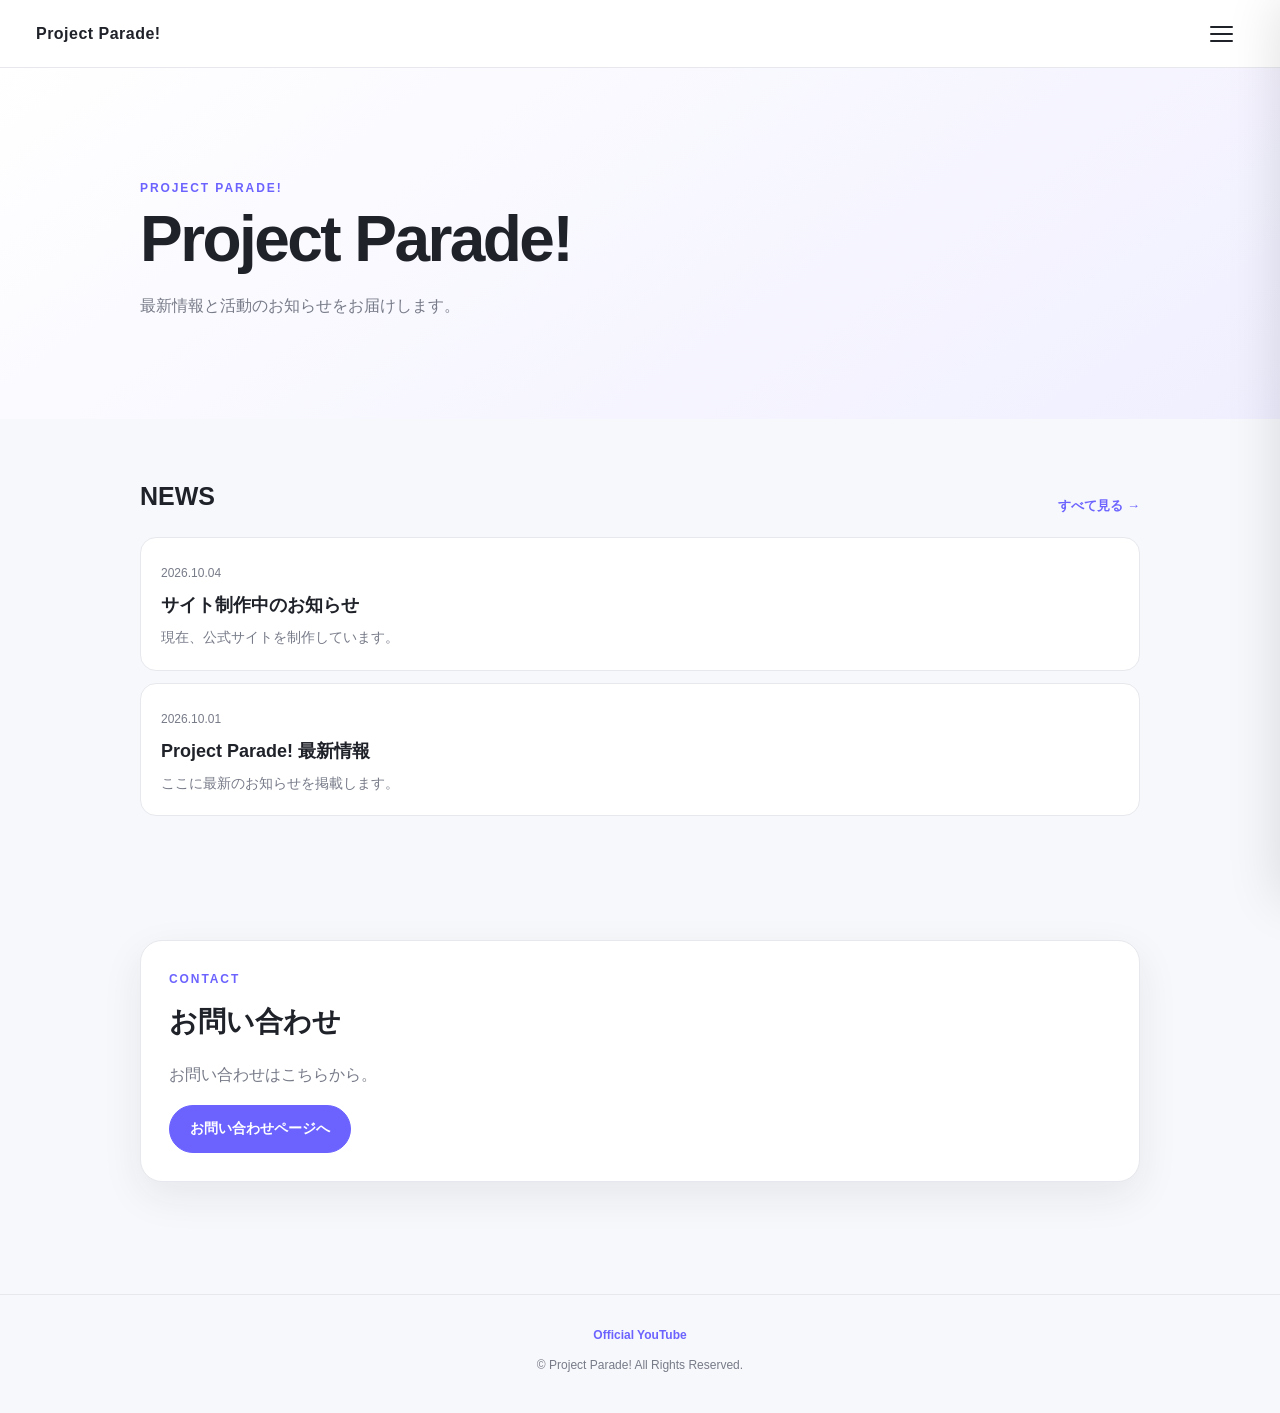
<file: index.html>
<!doctype html>
<html lang="ja">
<head>
  <meta charset="UTF-8">
  <meta name="viewport" content="width=device-width, initial-scale=1.0">
  <meta name="description" content="Project Parade! 公式サイト">
  <title>HOME | Project Parade!</title>
  <link rel="stylesheet" href="css/style.css">
</head>
<body>
<header class="site-header">
  <a class="logo" href="index.html" aria-label="Project Parade! ホーム">Project Parade!</a>
  <button class="menu-button" type="button" aria-label="メニューを開く" aria-expanded="false">
    <span></span><span></span><span></span>
  </button>
</header>
<div class="menu-overlay" aria-hidden="true"></div>
<nav class="drawer" aria-label="メインメニュー">
  <div class="drawer-head"><span>MENU</span><button class="close-button" type="button" aria-label="メニューを閉じる">×</button></div>
  <a href="index.html">HOME</a>
  <a href="member.html">MEMBER</a>
  <a href="news.html">NEWS</a>
  <a href="recruit.html">ライバー募集</a>
  <a href="contact.html">お問い合わせ</a>
</nav>

<main>
<section class="hero">
  <p class="eyebrow">PROJECT PARADE!</p>
  <h1>Project Parade!</h1>
  <p class="hero-copy">最新情報と活動のお知らせをお届けします。</p>
</section>
<section class="section">
  <div class="section-title"><h2>NEWS</h2><a class="text-link" href="news.html">すべて見る →</a></div>
  <article class="news-item"><time>2026.10.04</time><h3>サイト制作中のお知らせ</h3><p>現在、公式サイトを制作しています。</p></article>
  <article class="news-item"><time>2026.10.01</time><h3>Project Parade! 最新情報</h3><p>ここに最新のお知らせを掲載します。</p></article>
</section>
<section class="section">
  <div class="contact-card">
    <p class="eyebrow">CONTACT</p><h2>お問い合わせ</h2>
    <p>お問い合わせはこちらから。</p>
    <a class="button primary" href="contact.html">お問い合わせページへ</a>
  </div>
</section>
</main>
<footer class="site-footer">
  <a href="https://youtube.com/@ln-0105?si=2G8eXDJ23L-kuPMu" target="_blank" rel="noopener noreferrer">Official YouTube</a>
  <p>© Project Parade! All Rights Reserved.</p>
</footer>
<script src="js/script.js"></script>
</body>
</html>
</file>
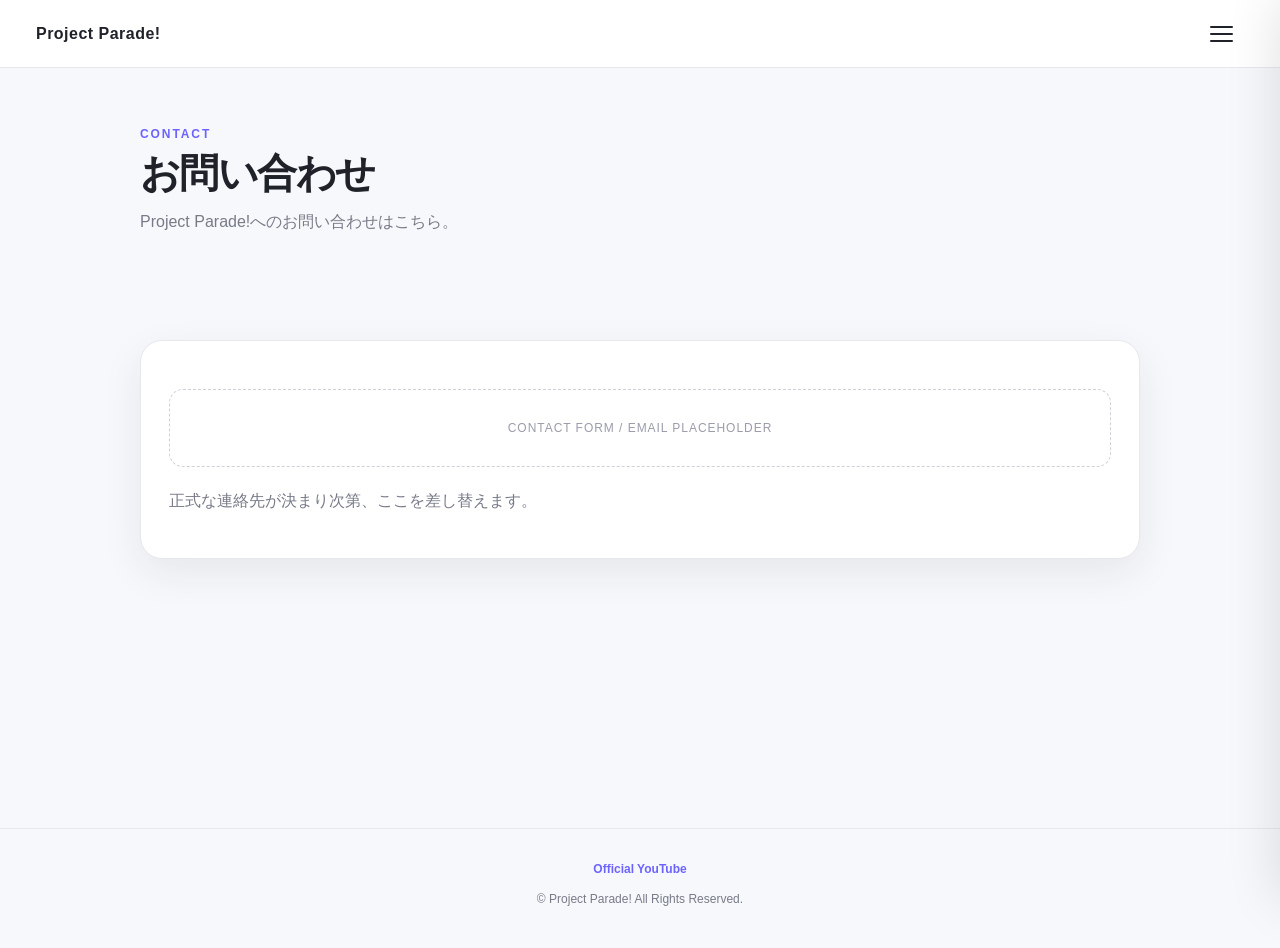
<file: contact.html>
<!doctype html>
<html lang="ja">
<head>
  <meta charset="UTF-8">
  <meta name="viewport" content="width=device-width, initial-scale=1.0">
  <meta name="description" content="Project Parade! 公式サイト">
  <title>お問い合わせ | Project Parade!</title>
  <link rel="stylesheet" href="css/style.css">
</head>
<body>
<header class="site-header">
  <a class="logo" href="index.html" aria-label="Project Parade! ホーム">Project Parade!</a>
  <button class="menu-button" type="button" aria-label="メニューを開く" aria-expanded="false">
    <span></span><span></span><span></span>
  </button>
</header>
<div class="menu-overlay" aria-hidden="true"></div>
<nav class="drawer" aria-label="メインメニュー">
  <div class="drawer-head"><span>MENU</span><button class="close-button" type="button" aria-label="メニューを閉じる">×</button></div>
  <a href="index.html">HOME</a>
  <a href="member.html">MEMBER</a>
  <a href="news.html">NEWS</a>
  <a href="recruit.html">ライバー募集</a>
  <a href="contact.html">お問い合わせ</a>
</nav>

<main>
<section class="page-heading"><p class="eyebrow">CONTACT</p><h1>お問い合わせ</h1><p>Project Parade!へのお問い合わせはこちら。</p></section>
<section class="section"><div class="content-card"><div class="placeholder-contact">CONTACT FORM / EMAIL PLACEHOLDER</div><p>正式な連絡先が決まり次第、ここを差し替えます。</p></div></section>
</main>
<footer class="site-footer">
  <a href="https://youtube.com/@ln-0105?si=2G8eXDJ23L-kuPMu" target="_blank" rel="noopener noreferrer">Official YouTube</a>
  <p>© Project Parade! All Rights Reserved.</p>
</footer>
<script src="js/script.js"></script>
</body>
</html>
</file>
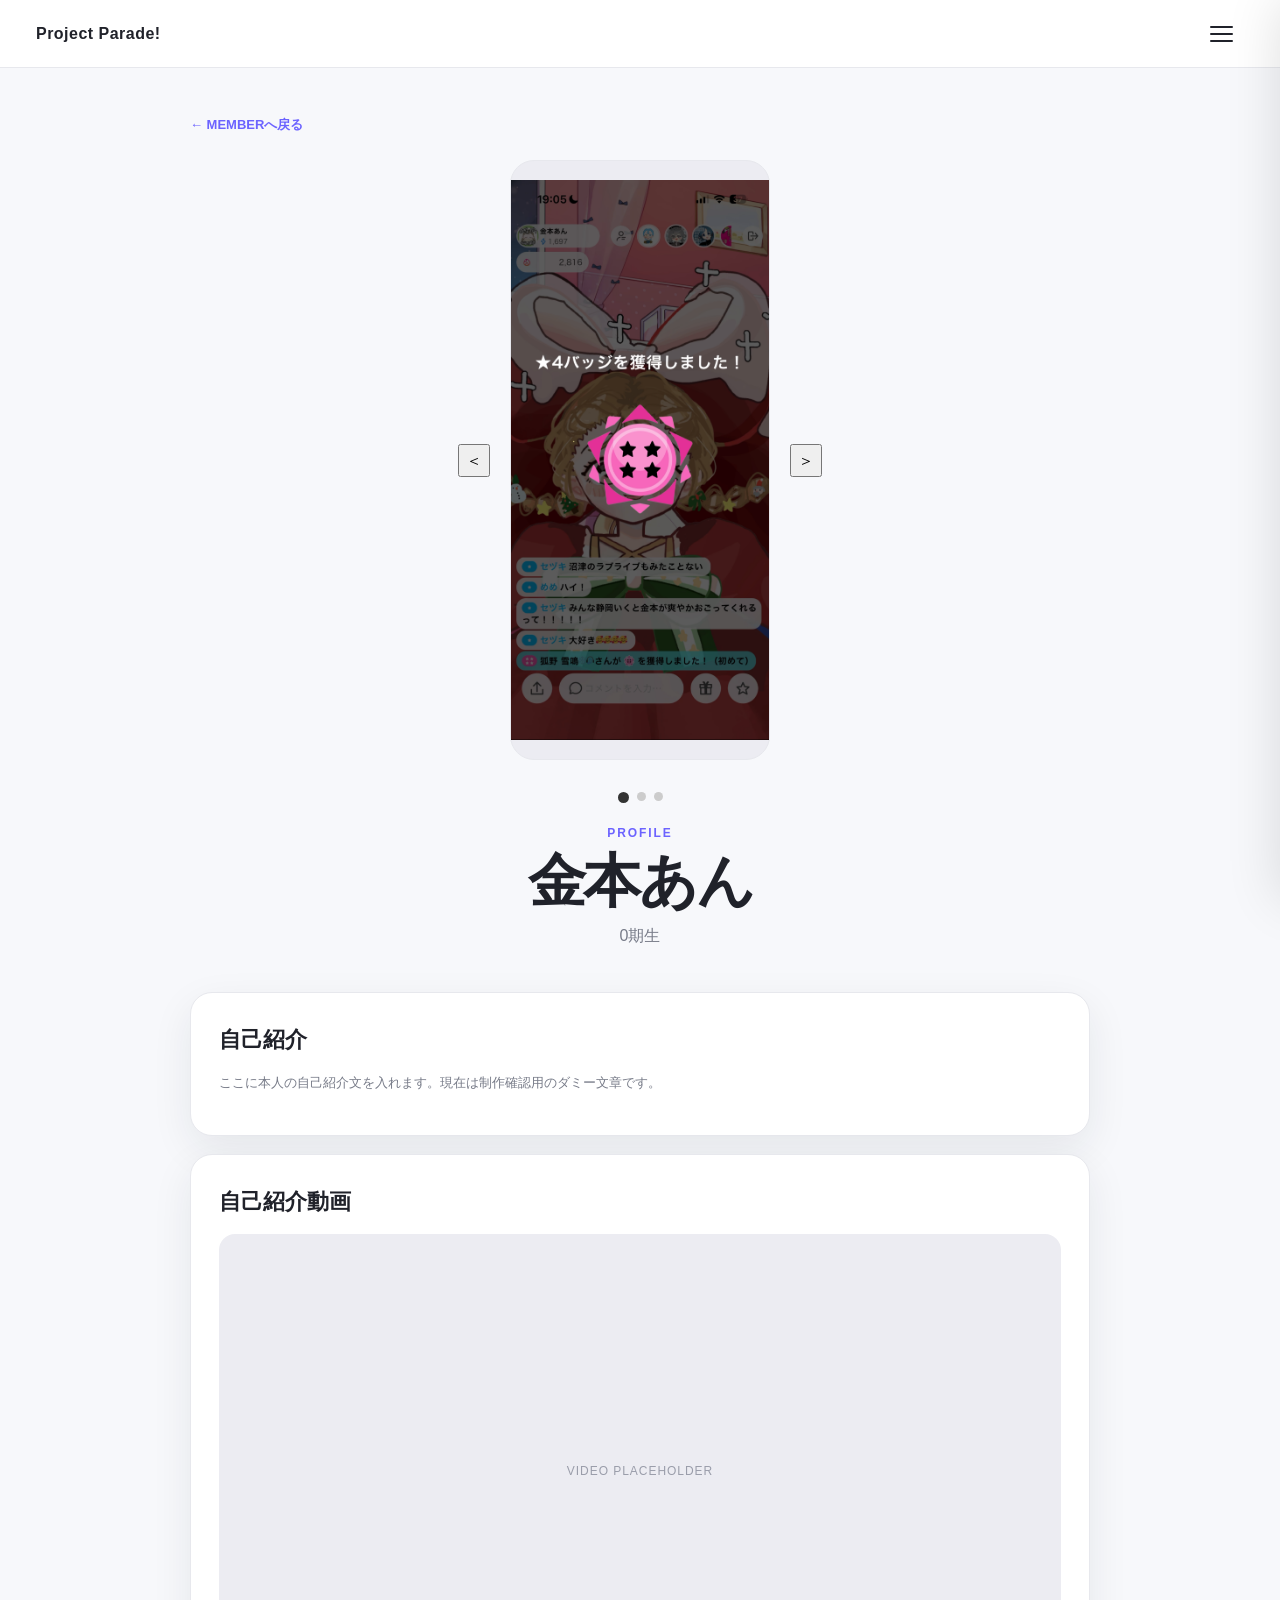
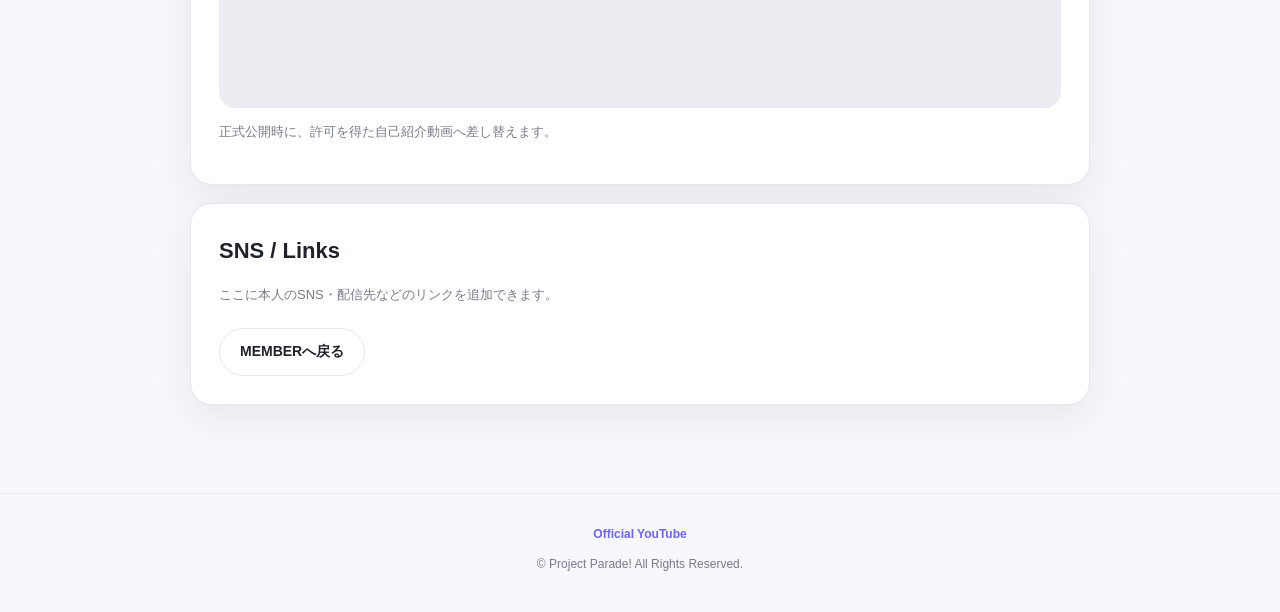
<file: member-an.html>
<!doctype html>
<html lang="ja">
<head>
  <meta charset="UTF-8">
  <meta name="viewport" content="width=device-width, initial-scale=1.0">
  <meta name="description" content="Project Parade! 公式サイト">
  <title>金本あん | Project Parade!</title>
  <link rel="stylesheet" href="css/style.css">
</head>
<body>
<header class="site-header">
  <a class="logo" href="index.html" aria-label="Project Parade! ホーム">Project Parade!</a>
  <button class="menu-button" type="button" aria-label="メニューを開く" aria-expanded="false">
    <span></span><span></span><span></span>
  </button>
</header>
<div class="menu-overlay" aria-hidden="true"></div>
<nav class="drawer" aria-label="メインメニュー">
  <div class="drawer-head"><span>MENU</span><button class="close-button" type="button" aria-label="メニューを閉じる">×</button></div>
  <a href="index.html">HOME</a>
  <a href="member.html">MEMBER</a>
  <a href="news.html">NEWS</a>
  <a href="recruit.html">ライバー募集</a>
  <a href="contact.html">お問い合わせ</a>
</nav>

<main>
  <div class="profile-page">
    <a class="back-link" href="member.html">← MEMBERへ戻る</a>

    <section class="profile-hero">

  <div class="profile-slider">

    <button class="slider-button prev" type="button">＜</button>

    <div class="profile-image">
      <img
  id="profile-image"
  src="assets/an-1.PNG"
  data-images="assets/an-1.PNG,assets/an-2.PNG,assets/an-3.PNG"
  alt=""
>
    </div>

    <button class="slider-button next" type="button">＞</button>

  </div>

  <div class="slider-dots" id="slider-dots"></div>

  <div class="profile-info">
    <p class="profile-label">PROFILE</p>
    <h1 class="profile-name">金本あん</h1>
    <p class="profile-affiliation">0期生</p>
  </div>

</section>

    <section class="profile-block">
      <h2>自己紹介</h2>
      <p class="muted">ここに本人の自己紹介文を入れます。現在は制作確認用のダミー文章です。</p>
    </section>

    <section class="profile-block">
      <h2>自己紹介動画</h2>
      <div class="video-placeholder">VIDEO PLACEHOLDER</div>
      <p class="muted">正式公開時に、許可を得た自己紹介動画へ差し替えます。</p>
    </section>

    <section class="profile-block">
      <h2>SNS / Links</h2>
      <p class="muted">ここに本人のSNS・配信先などのリンクを追加できます。</p>
      <div class="profile-actions">
        <a class="button" href="member.html">MEMBERへ戻る</a>
      </div>
    </section>
  </div>
</main>
<footer class="site-footer">
  <a href="https://youtube.com/@ln-0105?si=2G8eXDJ23L-kuPMu" target="_blank" rel="noopener noreferrer">Official YouTube</a>
  <p>© Project Parade! All Rights Reserved.</p>
</footer>
<script src="js/script.js"></script>
</body>
</html>
</file>
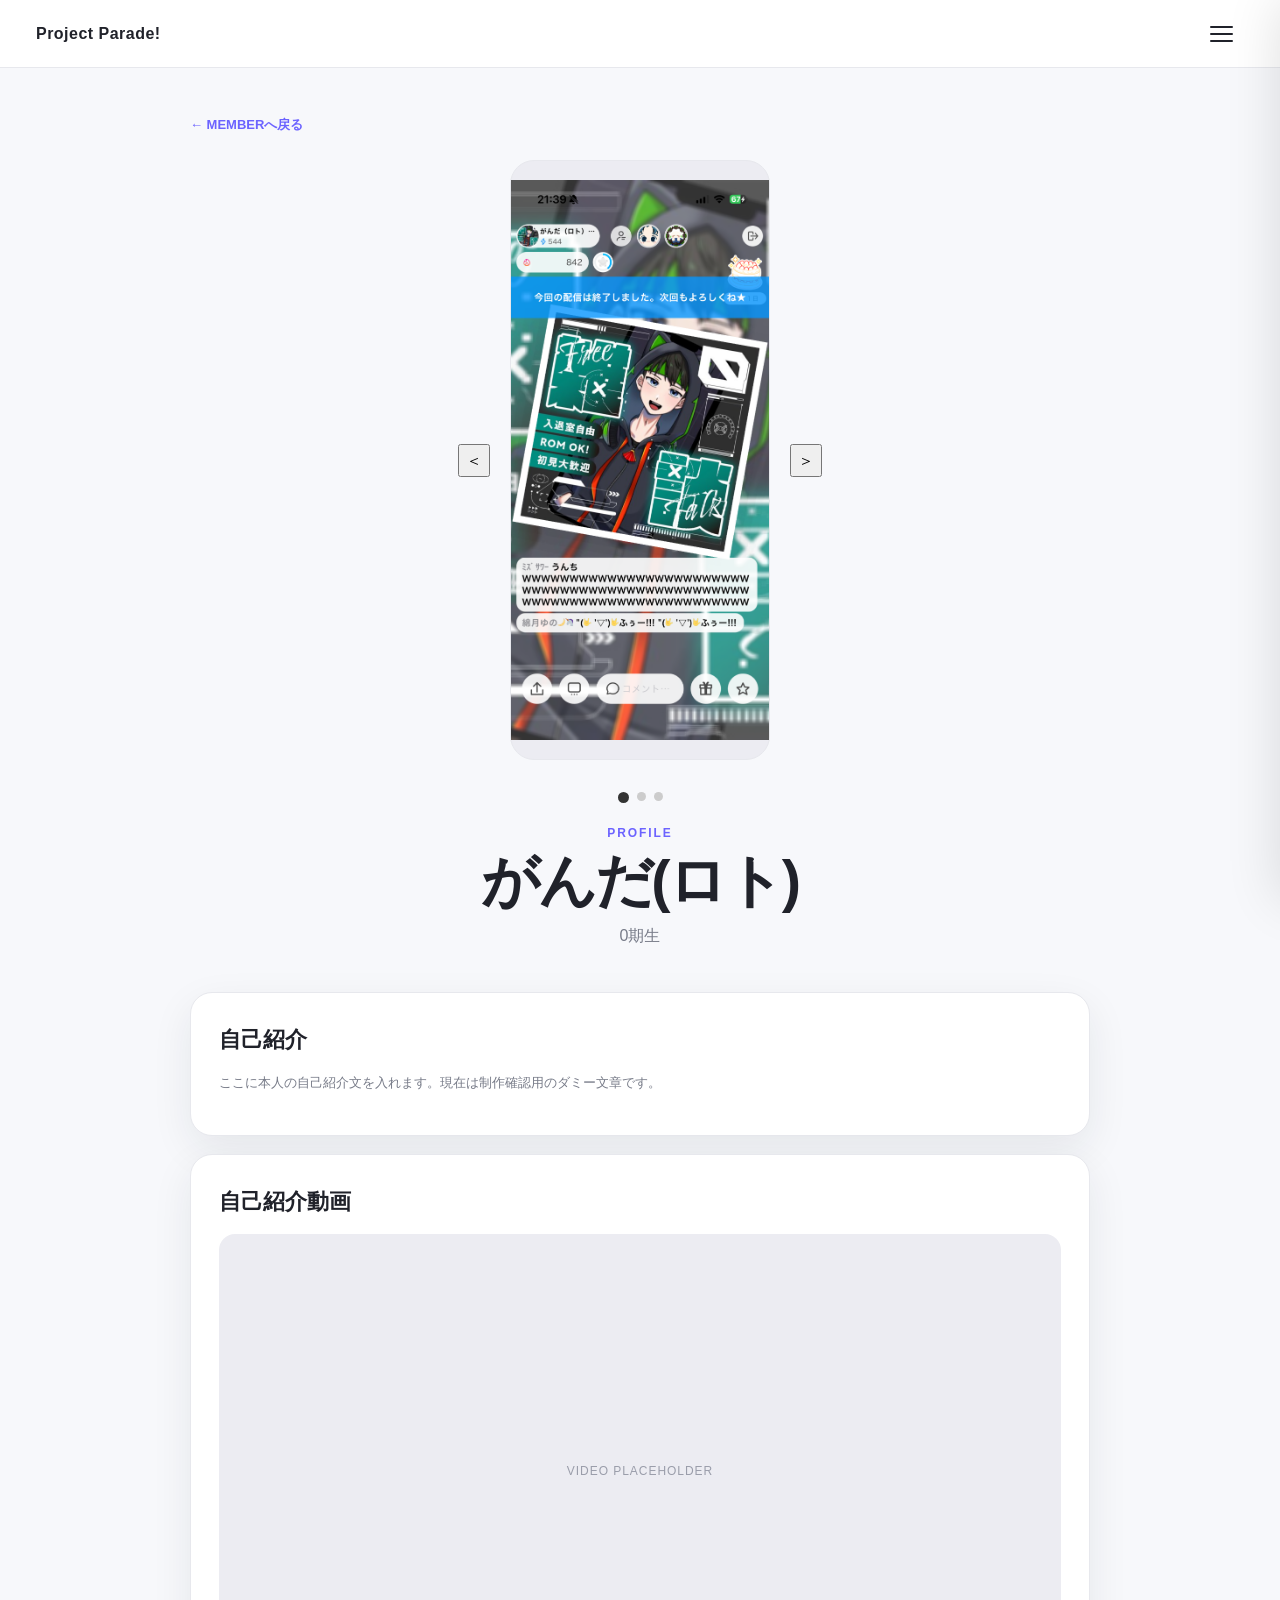
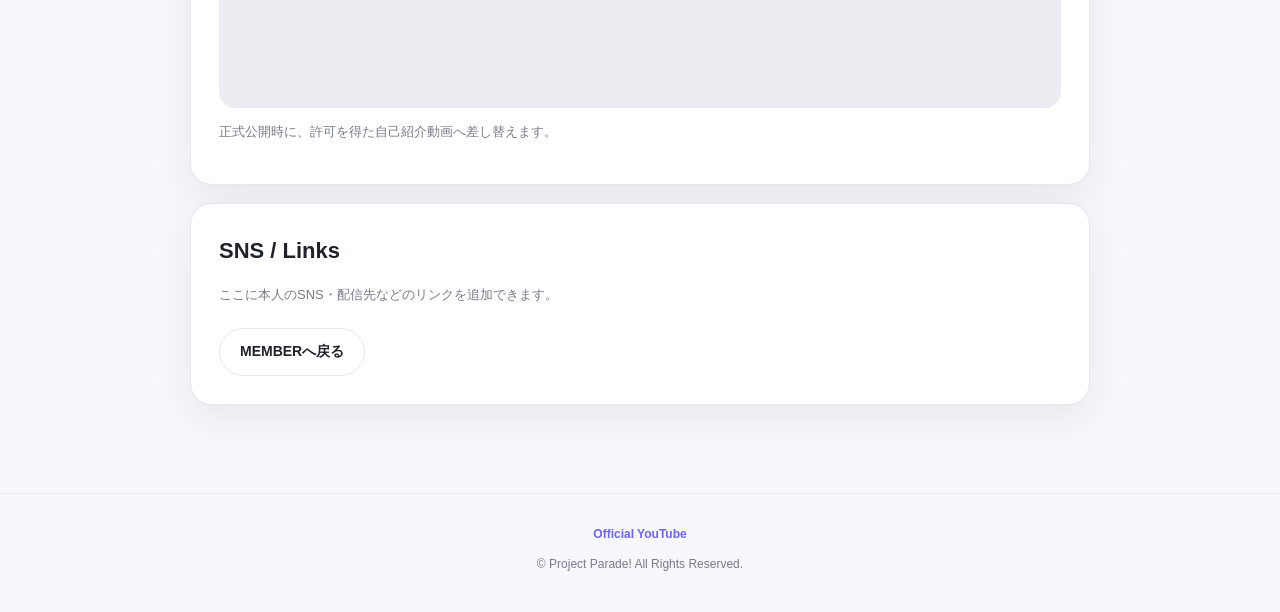
<file: member-ganda.html>
<!doctype html>
<html lang="ja">
<head>
  <meta charset="UTF-8">
  <meta name="viewport" content="width=device-width, initial-scale=1.0">
  <meta name="description" content="Project Parade! 公式サイト">
  <title>がんだ(ロト) | Project Parade!</title>
  <link rel="stylesheet" href="css/style.css">
</head>
<body>
<header class="site-header">
  <a class="logo" href="index.html" aria-label="Project Parade! ホーム">Project Parade!</a>
  <button class="menu-button" type="button" aria-label="メニューを開く" aria-expanded="false">
    <span></span><span></span><span></span>
  </button>
</header>
<div class="menu-overlay" aria-hidden="true"></div>
<nav class="drawer" aria-label="メインメニュー">
  <div class="drawer-head"><span>MENU</span><button class="close-button" type="button" aria-label="メニューを閉じる">×</button></div>
  <a href="index.html">HOME</a>
  <a href="member.html">MEMBER</a>
  <a href="news.html">NEWS</a>
  <a href="recruit.html">ライバー募集</a>
  <a href="contact.html">お問い合わせ</a>
</nav>

<main>
  <div class="profile-page">
    <a class="back-link" href="member.html">← MEMBERへ戻る</a>

    <section class="profile-hero">

  <div class="profile-slider">

    <button class="slider-button prev" type="button">＜</button>

    <div class="profile-image">
      <img
  id="profile-image"
  src="assets/ganda-1.PNG"
  data-images="assets/ganda-1.PNG,assets/ganda-2.PNG,assets/ganda-3.PNG"
  alt=""
>
    </div>

    <button class="slider-button next" type="button">＞</button>

  </div>

  <div class="slider-dots" id="slider-dots"></div>

  <div class="profile-info">
    <p class="profile-label">PROFILE</p>
    <h1 class="profile-name">がんだ(ロト)</h1>
    <p class="profile-affiliation">0期生</p>
  </div>

</section>

    <section class="profile-block">
      <h2>自己紹介</h2>
      <p class="muted">ここに本人の自己紹介文を入れます。現在は制作確認用のダミー文章です。</p>
    </section>

    <section class="profile-block">
      <h2>自己紹介動画</h2>
      <div class="video-placeholder">VIDEO PLACEHOLDER</div>
      <p class="muted">正式公開時に、許可を得た自己紹介動画へ差し替えます。</p>
    </section>

    <section class="profile-block">
      <h2>SNS / Links</h2>
      <p class="muted">ここに本人のSNS・配信先などのリンクを追加できます。</p>
      <div class="profile-actions">
        <a class="button" href="member.html">MEMBERへ戻る</a>
      </div>
    </section>
  </div>
</main>
<footer class="site-footer">
  <a href="https://youtube.com/@ln-0105?si=2G8eXDJ23L-kuPMu" target="_blank" rel="noopener noreferrer">Official YouTube</a>
  <p>© Project Parade! All Rights Reserved.</p>
</footer>
<script src="js/script.js"></script>
</body>
</html>
</file>
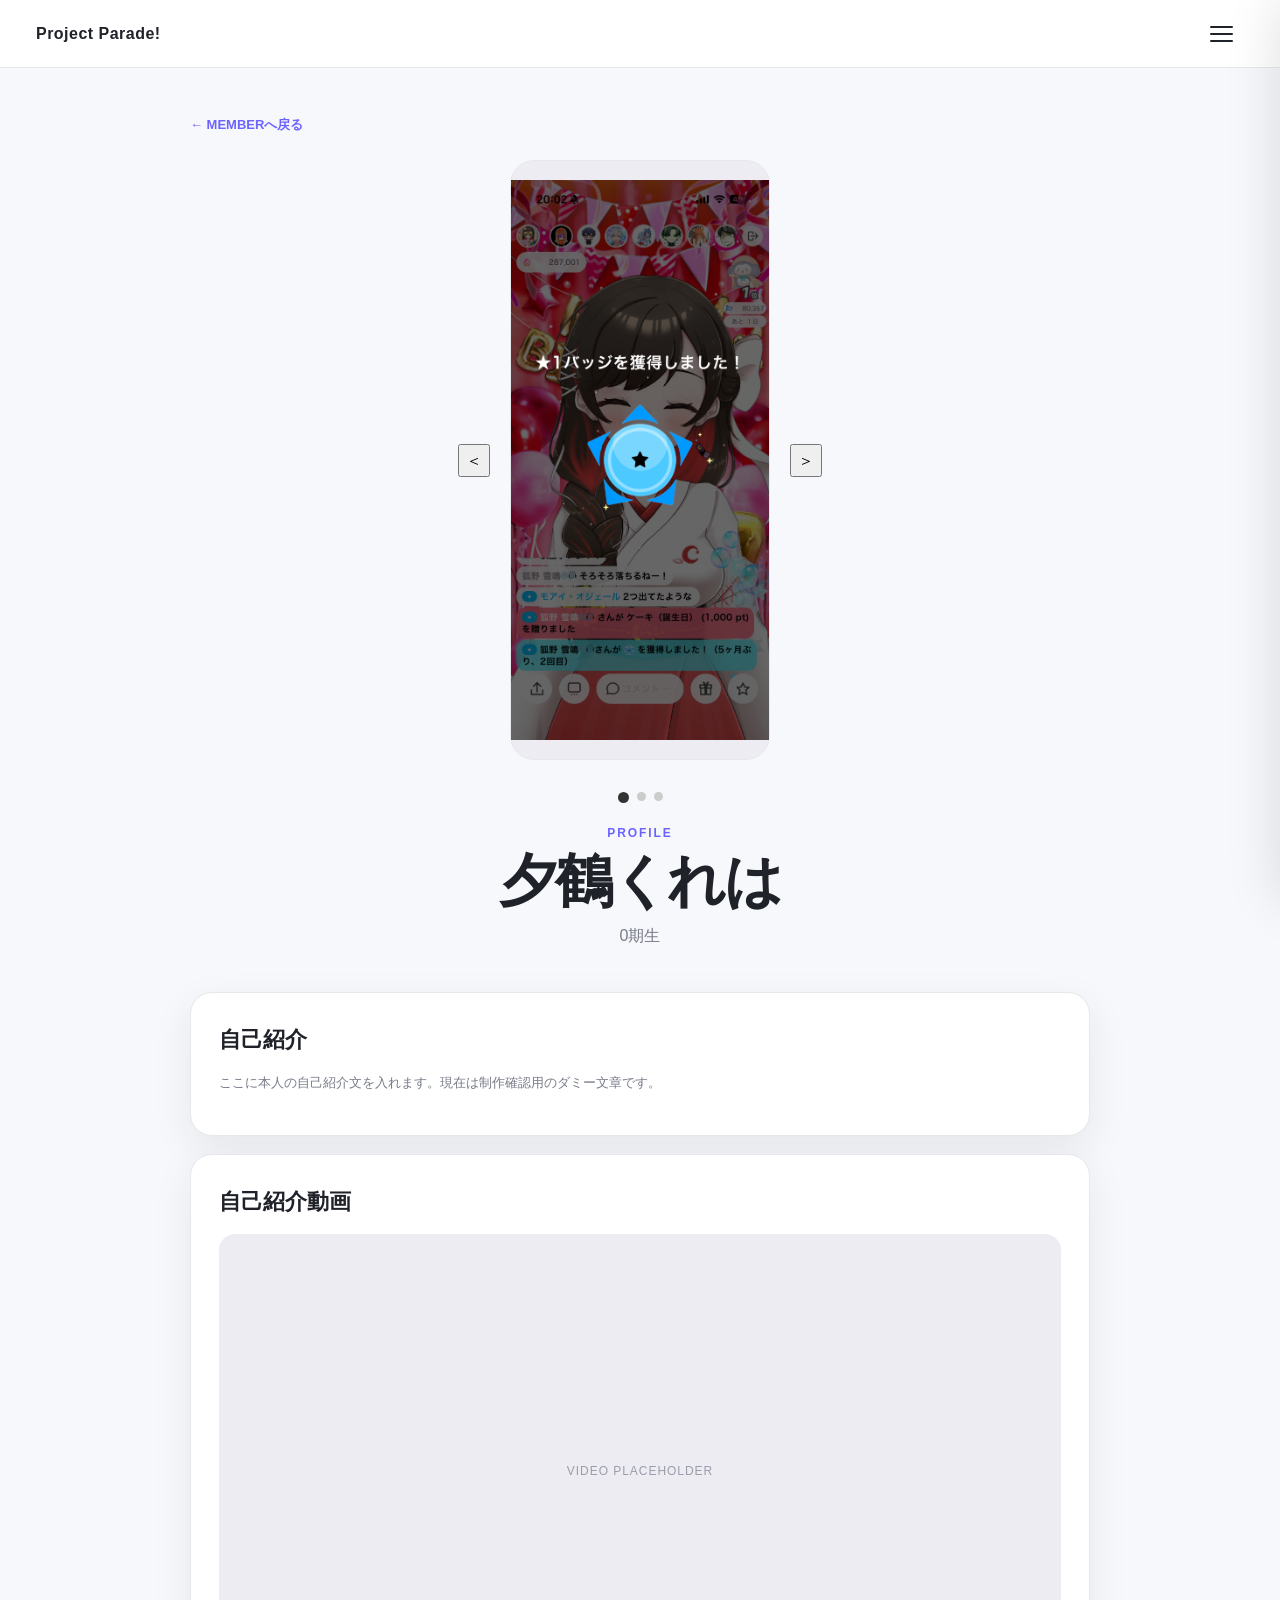
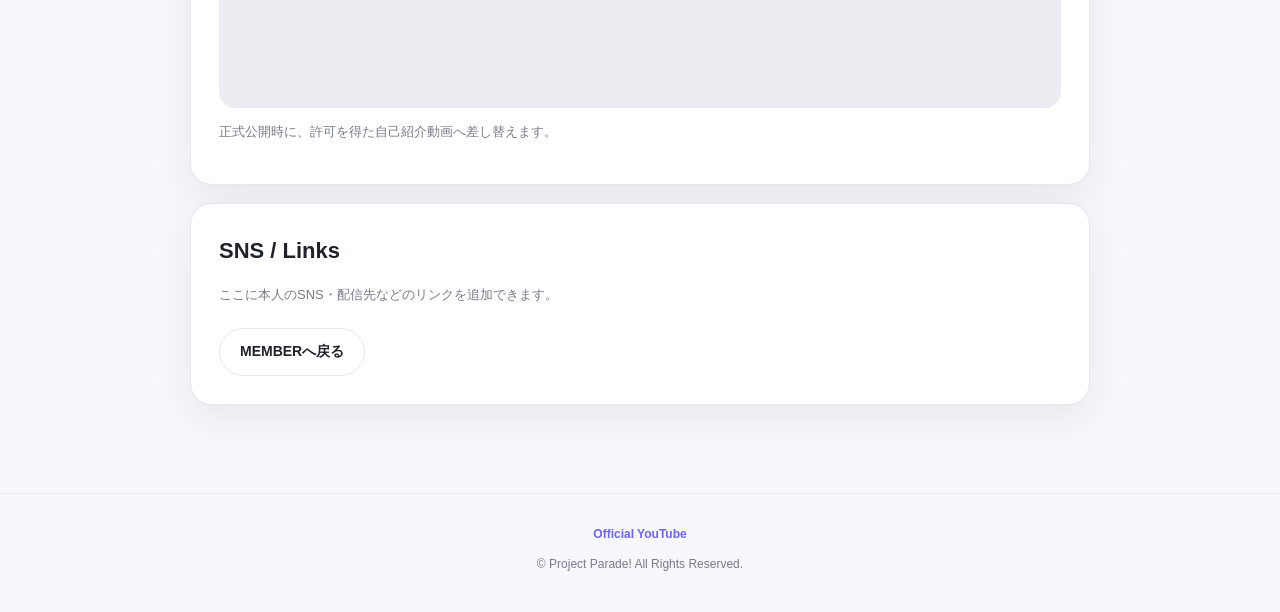
<file: member-kureha.html>
<!doctype html>
<html lang="ja">
<head>
  <meta charset="UTF-8">
  <meta name="viewport" content="width=device-width, initial-scale=1.0">
  <meta name="description" content="Project Parade! 公式サイト">
  <title>夕鶴くれは | Project Parade!</title>
  <link rel="stylesheet" href="css/style.css">
</head>
<body>
<header class="site-header">
  <a class="logo" href="index.html" aria-label="Project Parade! ホーム">Project Parade!</a>
  <button class="menu-button" type="button" aria-label="メニューを開く" aria-expanded="false">
    <span></span><span></span><span></span>
  </button>
</header>
<div class="menu-overlay" aria-hidden="true"></div>
<nav class="drawer" aria-label="メインメニュー">
  <div class="drawer-head"><span>MENU</span><button class="close-button" type="button" aria-label="メニューを閉じる">×</button></div>
  <a href="index.html">HOME</a>
  <a href="member.html">MEMBER</a>
  <a href="news.html">NEWS</a>
  <a href="recruit.html">ライバー募集</a>
  <a href="contact.html">お問い合わせ</a>
</nav>

<main>
  <div class="profile-page">
    <a class="back-link" href="member.html">← MEMBERへ戻る</a>

    <section class="profile-hero">

  <div class="profile-slider">

    <button class="slider-button prev" type="button">＜</button>

    <div class="profile-image">
      <img
  id="profile-image"
  src="assets/kureha-1.PNG"
  data-images="assets/kureha-1.PNG,assets/kureha-2.PNG,assets/kureha-3.PNG"
  alt=""
>
    </div>

    <button class="slider-button next" type="button">＞</button>

  </div>

  <div class="slider-dots" id="slider-dots"></div>

  <div class="profile-info">
    <p class="profile-label">PROFILE</p>
    <h1 class="profile-name">夕鶴くれは</h1>
    <p class="profile-affiliation">0期生</p>
  </div>

</section>

    <section class="profile-block">
      <h2>自己紹介</h2>
      <p class="muted">ここに本人の自己紹介文を入れます。現在は制作確認用のダミー文章です。</p>
    </section>

    <section class="profile-block">
      <h2>自己紹介動画</h2>
      <div class="video-placeholder">VIDEO PLACEHOLDER</div>
      <p class="muted">正式公開時に、許可を得た自己紹介動画へ差し替えます。</p>
    </section>

    <section class="profile-block">
      <h2>SNS / Links</h2>
      <p class="muted">ここに本人のSNS・配信先などのリンクを追加できます。</p>
      <div class="profile-actions">
        <a class="button" href="member.html">MEMBERへ戻る</a>
      </div>
    </section>
  </div>
</main>
<footer class="site-footer">
  <a href="https://youtube.com/@ln-0105?si=2G8eXDJ23L-kuPMu" target="_blank" rel="noopener noreferrer">Official YouTube</a>
  <p>© Project Parade! All Rights Reserved.</p>
</footer>
<script src="js/script.js"></script>
</body>
</html>
</file>
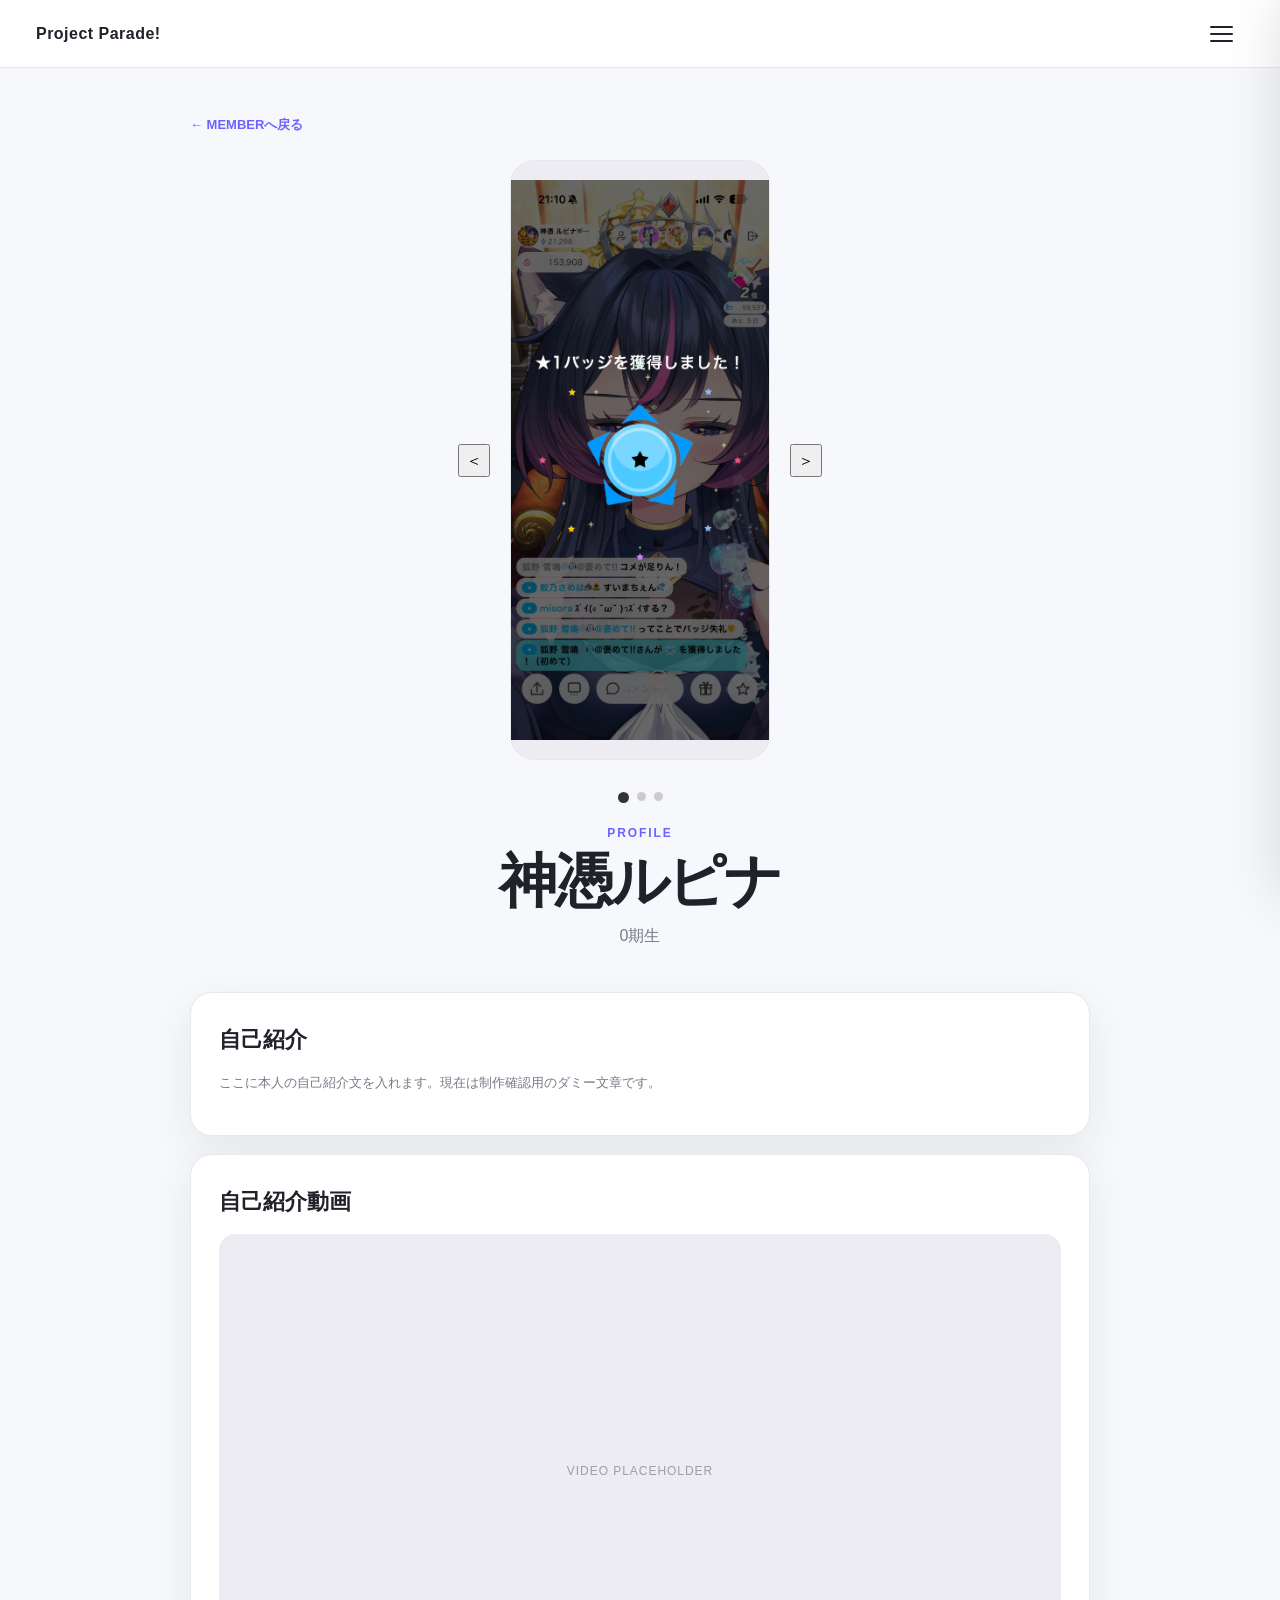
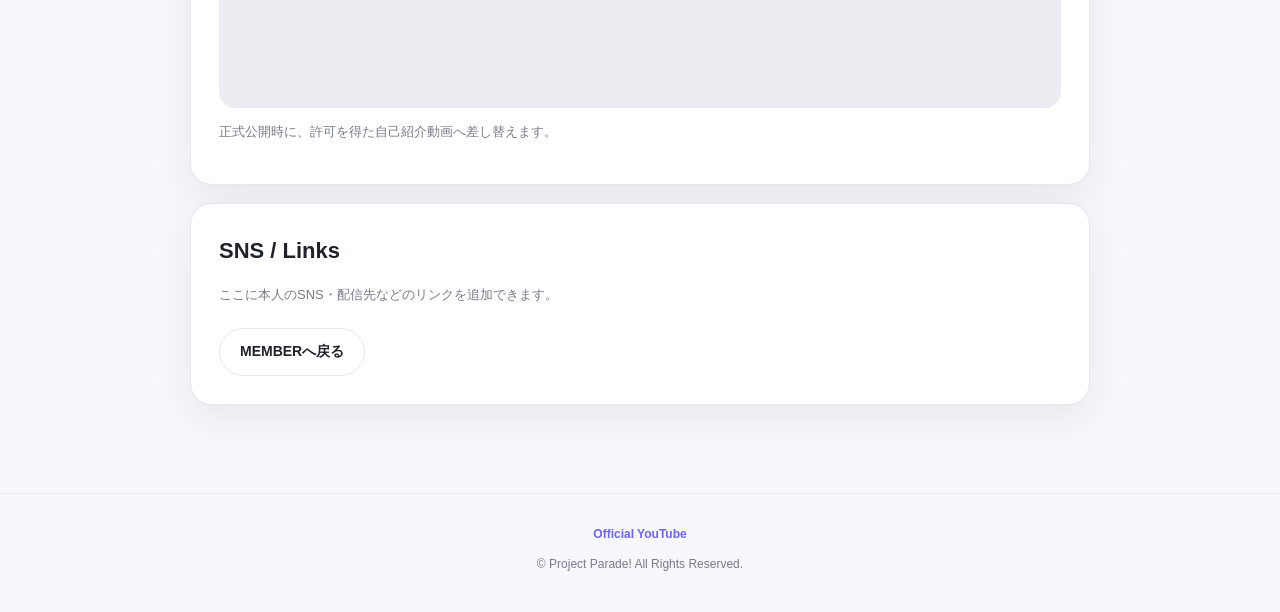
<file: member-lupina.html>
<!doctype html>
<html lang="ja">
<head>
  <meta charset="UTF-8">
  <meta name="viewport" content="width=device-width, initial-scale=1.0">
  <meta name="description" content="Project Parade! 公式サイト">
  <title>神憑ルピナ | Project Parade!</title>
  <link rel="stylesheet" href="css/style.css">
</head>
<body>
<header class="site-header">
  <a class="logo" href="index.html" aria-label="Project Parade! ホーム">Project Parade!</a>
  <button class="menu-button" type="button" aria-label="メニューを開く" aria-expanded="false">
    <span></span><span></span><span></span>
  </button>
</header>
<div class="menu-overlay" aria-hidden="true"></div>
<nav class="drawer" aria-label="メインメニュー">
  <div class="drawer-head"><span>MENU</span><button class="close-button" type="button" aria-label="メニューを閉じる">×</button></div>
  <a href="index.html">HOME</a>
  <a href="member.html">MEMBER</a>
  <a href="news.html">NEWS</a>
  <a href="recruit.html">ライバー募集</a>
  <a href="contact.html">お問い合わせ</a>
</nav>

<main>
  <div class="profile-page">
    <a class="back-link" href="member.html">← MEMBERへ戻る</a>

    <section class="profile-hero">

  <div class="profile-slider">

    <button class="slider-button prev" type="button">＜</button>

    <div class="profile-image">
      <img
  id="profile-image"
  src="assets/lupina-1.PNG"
  data-images="assets/lupina-1.PNG,assets/lupina-2.PNG,assets/lupina-3.PNG"
  alt=""
>
    </div>

    <button class="slider-button next" type="button">＞</button>

  </div>

  <div class="slider-dots" id="slider-dots"></div>

  <div class="profile-info">
    <p class="profile-label">PROFILE</p>
    <h1 class="profile-name">神憑ルピナ</h1>
    <p class="profile-affiliation">0期生</p>
  </div>

</section>

    <section class="profile-block">
      <h2>自己紹介</h2>
      <p class="muted">ここに本人の自己紹介文を入れます。現在は制作確認用のダミー文章です。</p>
    </section>

    <section class="profile-block">
      <h2>自己紹介動画</h2>
      <div class="video-placeholder">VIDEO PLACEHOLDER</div>
      <p class="muted">正式公開時に、許可を得た自己紹介動画へ差し替えます。</p>
    </section>

    <section class="profile-block">
      <h2>SNS / Links</h2>
      <p class="muted">ここに本人のSNS・配信先などのリンクを追加できます。</p>
      <div class="profile-actions">
        <a class="button" href="member.html">MEMBERへ戻る</a>
      </div>
    </section>
  </div>
</main>
<footer class="site-footer">
  <a href="https://youtube.com/@ln-0105?si=2G8eXDJ23L-kuPMu" target="_blank" rel="noopener noreferrer">Official YouTube</a>
  <p>© Project Parade! All Rights Reserved.</p>
</footer>
<script src="js/script.js"></script>
</body>
</html>
</file>
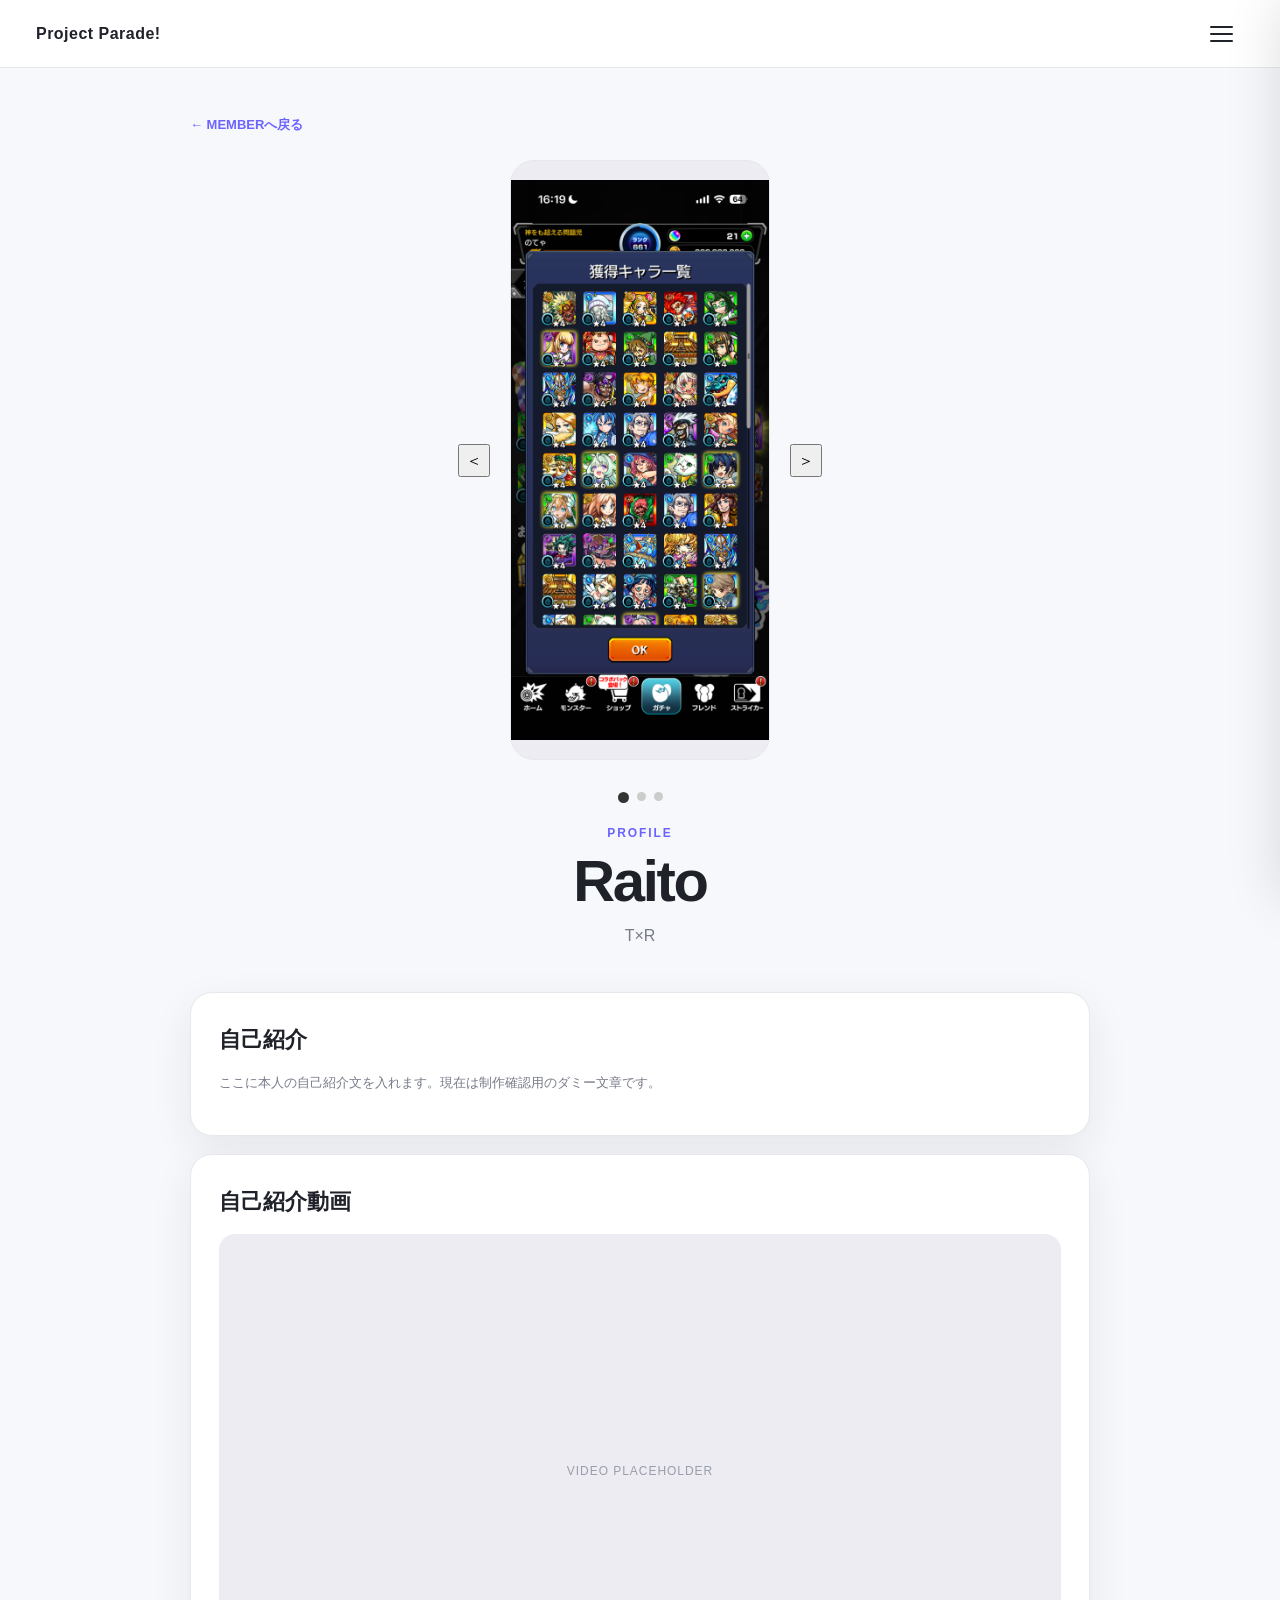
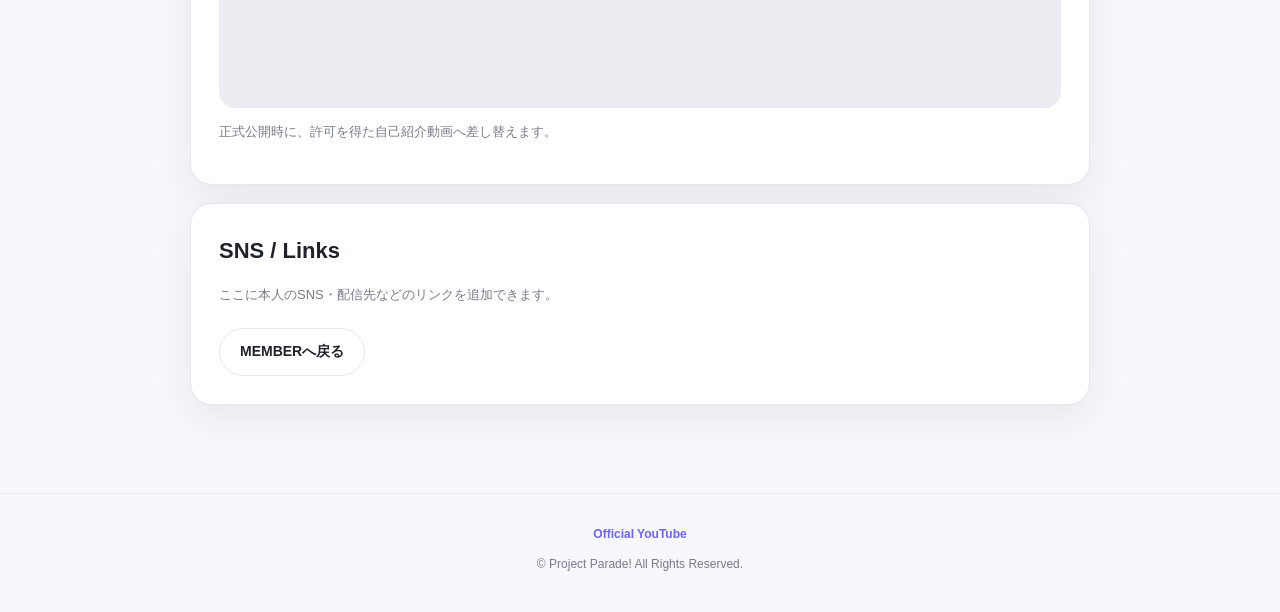
<file: member-raito.html>
<!doctype html>
<html lang="ja">
<head>
  <meta charset="UTF-8">
  <meta name="viewport" content="width=device-width, initial-scale=1.0">
  <meta name="description" content="Project Parade! 公式サイト">
  <title>Raito | Project Parade!</title>
  <link rel="stylesheet" href="css/style.css">
</head>
<body>
<header class="site-header">
  <a class="logo" href="index.html" aria-label="Project Parade! ホーム">Project Parade!</a>
  <button class="menu-button" type="button" aria-label="メニューを開く" aria-expanded="false">
    <span></span><span></span><span></span>
  </button>
</header>
<div class="menu-overlay" aria-hidden="true"></div>
<nav class="drawer" aria-label="メインメニュー">
  <div class="drawer-head"><span>MENU</span><button class="close-button" type="button" aria-label="メニューを閉じる">×</button></div>
  <a href="index.html">HOME</a>
  <a href="member.html">MEMBER</a>
  <a href="news.html">NEWS</a>
  <a href="recruit.html">ライバー募集</a>
  <a href="contact.html">お問い合わせ</a>
</nav>

<main>
  <div class="profile-page">
    <a class="back-link" href="member.html">← MEMBERへ戻る</a>

    <section class="profile-hero">

  <div class="profile-slider">

    <button class="slider-button prev" type="button">＜</button>

    <div class="profile-image">
      <img
  id="profile-image"
  src="assets/raito-1.PNG"
  data-images="assets/raito-1.PNG,assets/raito-2.PNG,assets/raito-3.PNG"
  alt=""
>
    </div>

    <button class="slider-button next" type="button">＞</button>

  </div>

  <div class="slider-dots" id="slider-dots"></div>

  <div class="profile-info">
    <p class="profile-label">PROFILE</p>
    <h1 class="profile-name">Raito</h1>
    <p class="profile-affiliation">T×R</p>
  </div>

</section>

    <section class="profile-block">
      <h2>自己紹介</h2>
      <p class="muted">ここに本人の自己紹介文を入れます。現在は制作確認用のダミー文章です。</p>
    </section>

    <section class="profile-block">
      <h2>自己紹介動画</h2>
      <div class="video-placeholder">VIDEO PLACEHOLDER</div>
      <p class="muted">正式公開時に、許可を得た自己紹介動画へ差し替えます。</p>
    </section>

    <section class="profile-block">
      <h2>SNS / Links</h2>
      <p class="muted">ここに本人のSNS・配信先などのリンクを追加できます。</p>
      <div class="profile-actions">
        <a class="button" href="member.html">MEMBERへ戻る</a>
      </div>
    </section>
  </div>
</main>
<footer class="site-footer">
  <a href="https://youtube.com/@ln-0105?si=2G8eXDJ23L-kuPMu" target="_blank" rel="noopener noreferrer">Official YouTube</a>
  <p>© Project Parade! All Rights Reserved.</p>
</footer>
<script src="js/script.js"></script>
</body>
</html>
</file>
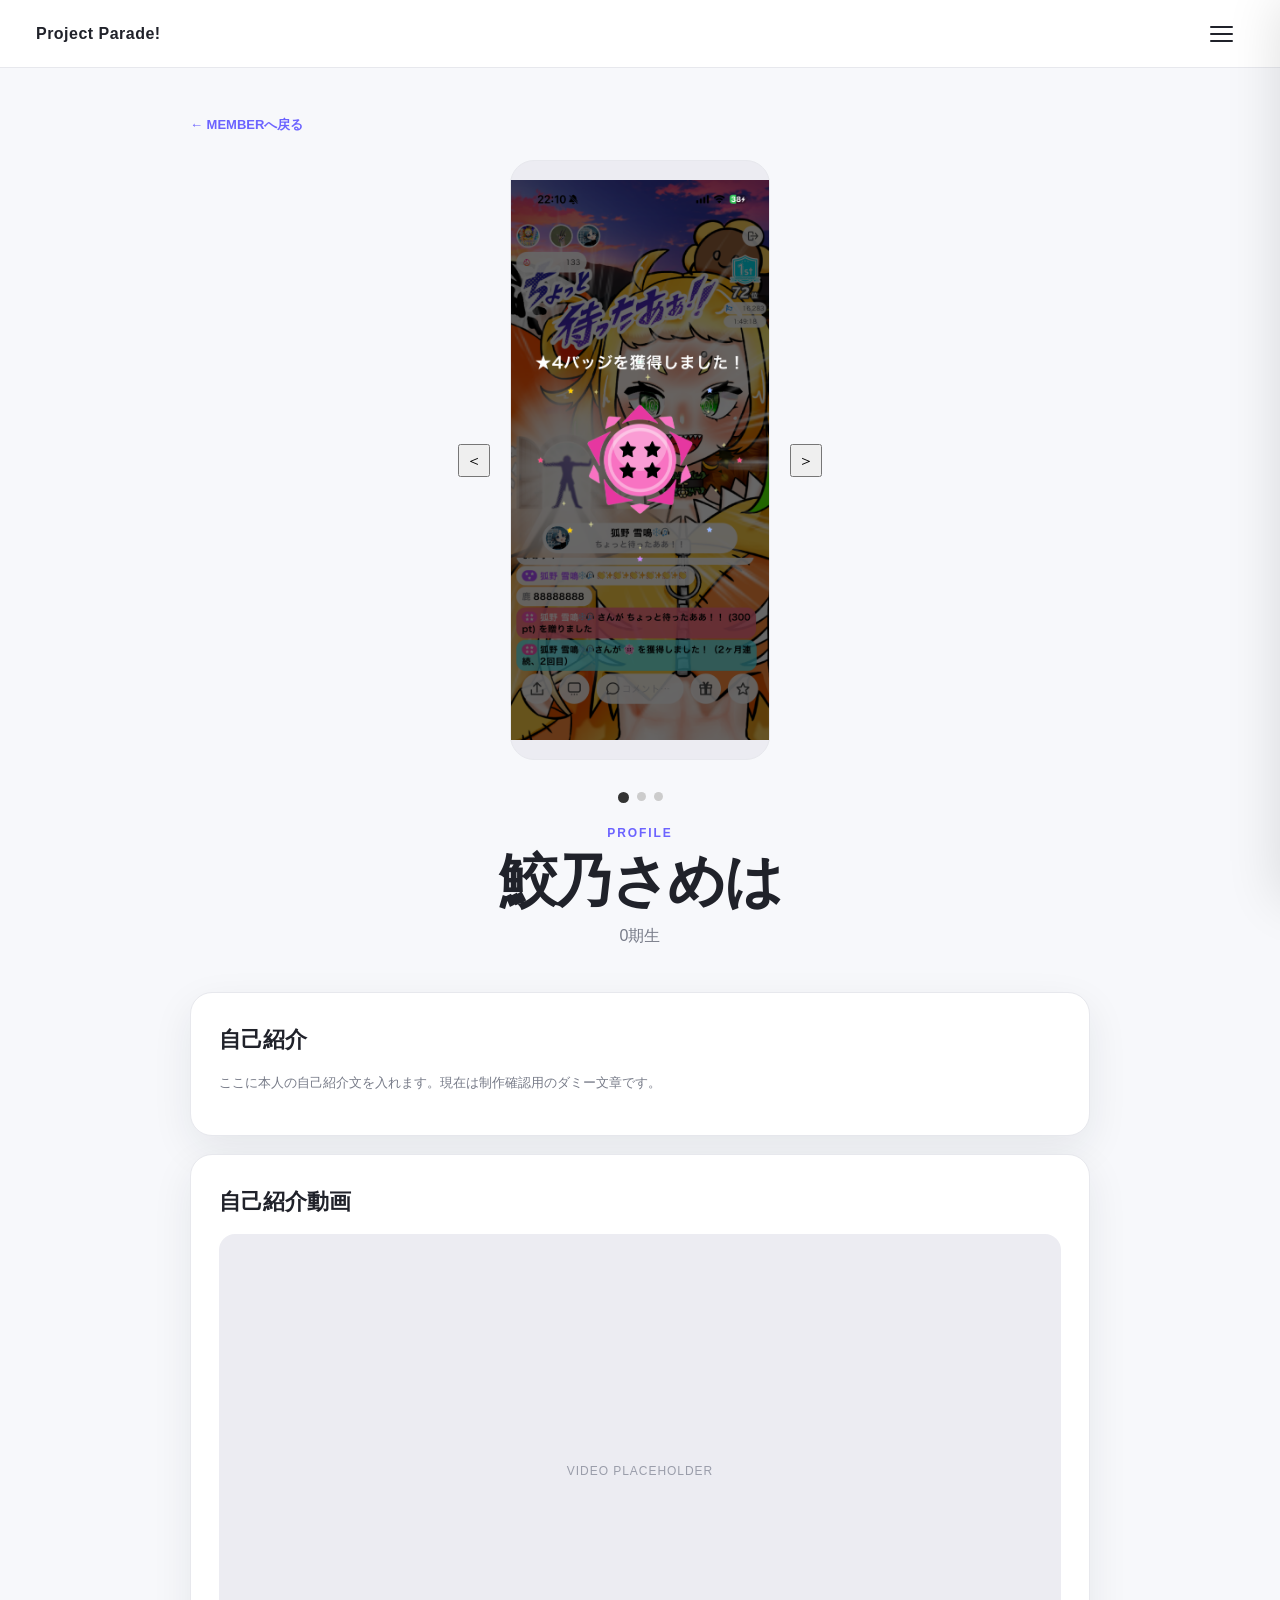
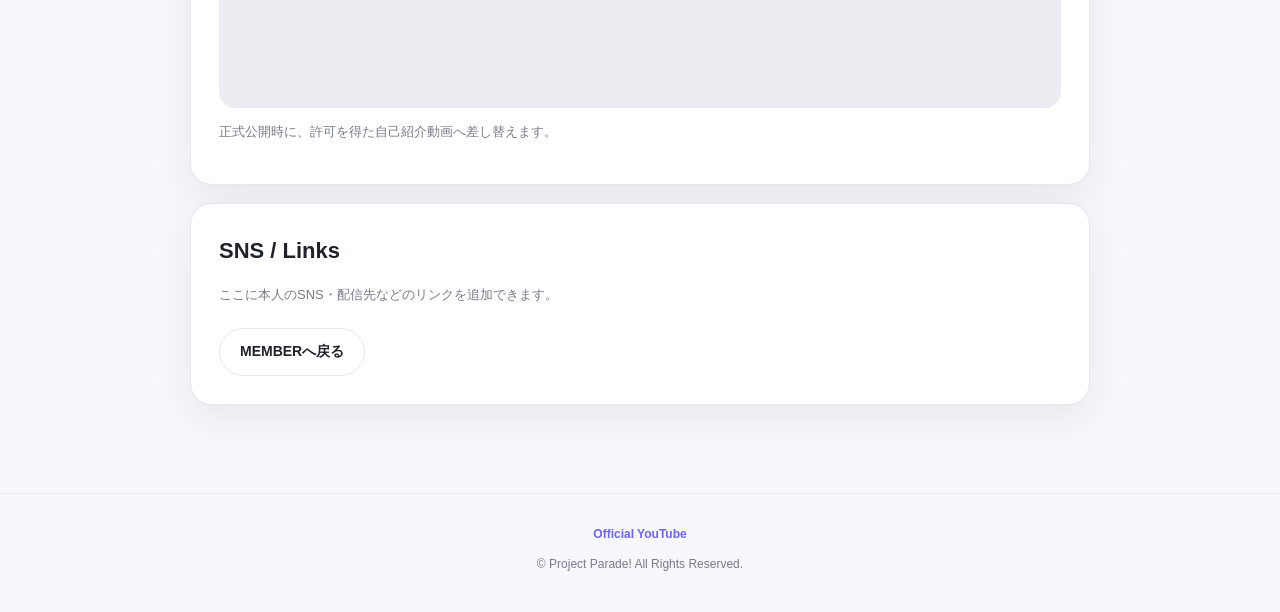
<file: member-sameha.html>
<!doctype html>
<html lang="ja">
<head>
  <meta charset="UTF-8">
  <meta name="viewport" content="width=device-width, initial-scale=1.0">
  <meta name="description" content="Project Parade! 公式サイト">
  <title>鮫乃さめは | Project Parade!</title>
  <link rel="stylesheet" href="css/style.css">
</head>
<body>
<header class="site-header">
  <a class="logo" href="index.html" aria-label="Project Parade! ホーム">Project Parade!</a>
  <button class="menu-button" type="button" aria-label="メニューを開く" aria-expanded="false">
    <span></span><span></span><span></span>
  </button>
</header>
<div class="menu-overlay" aria-hidden="true"></div>
<nav class="drawer" aria-label="メインメニュー">
  <div class="drawer-head"><span>MENU</span><button class="close-button" type="button" aria-label="メニューを閉じる">×</button></div>
  <a href="index.html">HOME</a>
  <a href="member.html">MEMBER</a>
  <a href="news.html">NEWS</a>
  <a href="recruit.html">ライバー募集</a>
  <a href="contact.html">お問い合わせ</a>
</nav>

<main>
  <div class="profile-page">
    <a class="back-link" href="member.html">← MEMBERへ戻る</a>

    <section class="profile-hero">

  <div class="profile-slider">

    <button class="slider-button prev" type="button">＜</button>

    <div class="profile-image">
      <img
  id="profile-image"
  src="assets/sameha-1.PNG"
  data-images="assets/sameha-1.PNG,assets/sameha-2.PNG,assets/sameha-3.PNG"
  alt=""
>
    </div>

    <button class="slider-button next" type="button">＞</button>

  </div>

  <div class="slider-dots" id="slider-dots"></div>

  <div class="profile-info">
    <p class="profile-label">PROFILE</p>
    <h1 class="profile-name">鮫乃さめは</h1>
    <p class="profile-affiliation">0期生</p>
  </div>

</section>

    <section class="profile-block">
      <h2>自己紹介</h2>
      <p class="muted">ここに本人の自己紹介文を入れます。現在は制作確認用のダミー文章です。</p>
    </section>

    <section class="profile-block">
      <h2>自己紹介動画</h2>
      <div class="video-placeholder">VIDEO PLACEHOLDER</div>
      <p class="muted">正式公開時に、許可を得た自己紹介動画へ差し替えます。</p>
    </section>

    <section class="profile-block">
      <h2>SNS / Links</h2>
      <p class="muted">ここに本人のSNS・配信先などのリンクを追加できます。</p>
      <div class="profile-actions">
        <a class="button" href="member.html">MEMBERへ戻る</a>
      </div>
    </section>
  </div>
</main>
<footer class="site-footer">
  <a href="https://youtube.com/@ln-0105?si=2G8eXDJ23L-kuPMu" target="_blank" rel="noopener noreferrer">Official YouTube</a>
  <p>© Project Parade! All Rights Reserved.</p>
</footer>
<script src="js/script.js"></script>
</body>
</html>
</file>
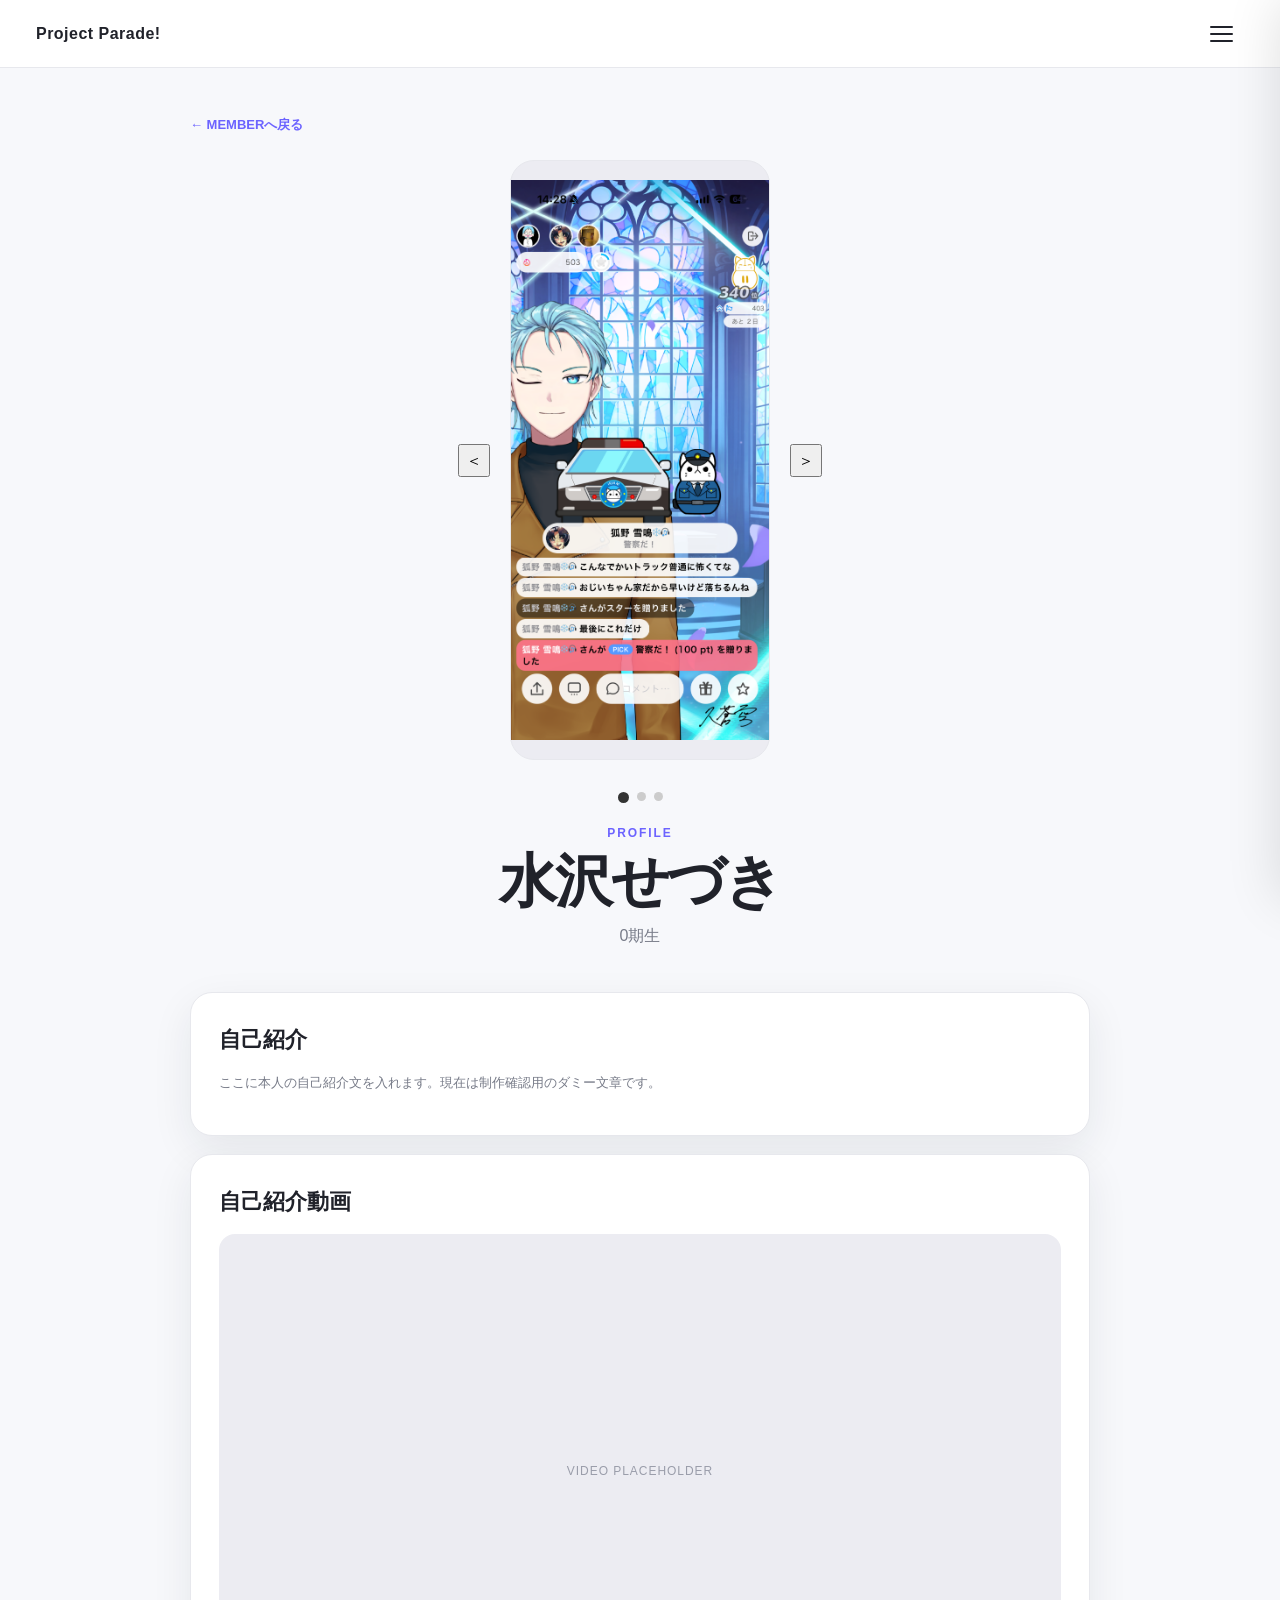
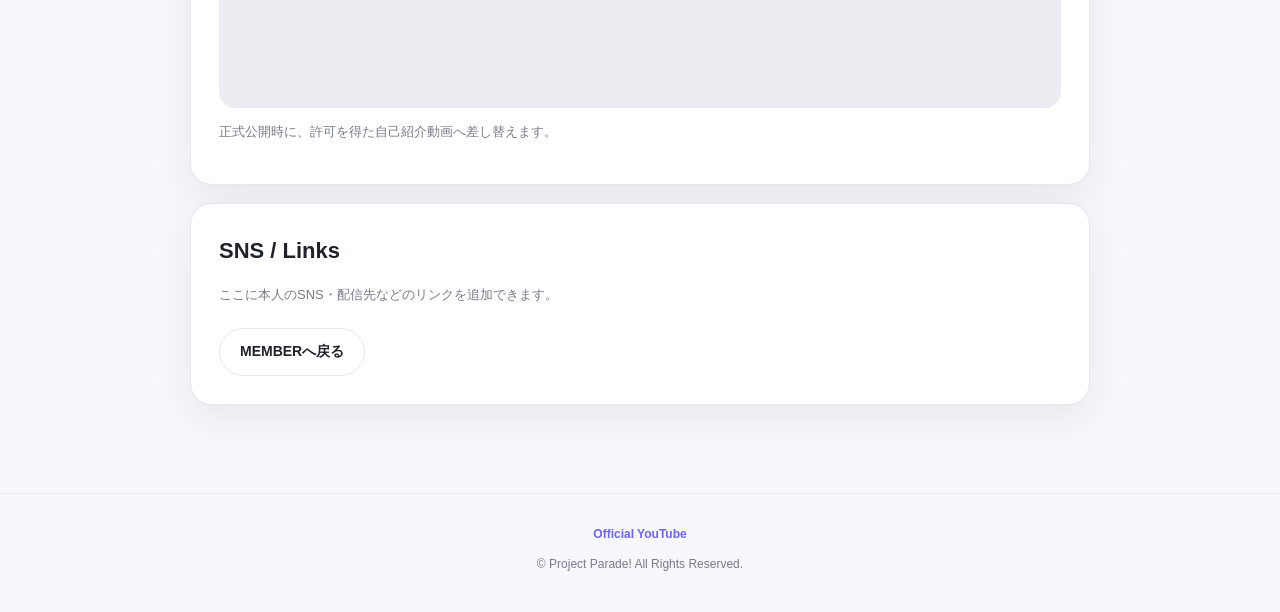
<file: member-sezuki.html>
<!doctype html>
<html lang="ja">
<head>
  <meta charset="UTF-8">
  <meta name="viewport" content="width=device-width, initial-scale=1.0">
  <meta name="description" content="Project Parade! 公式サイト">
  <title>水沢せづき | Project Parade!</title>
  <link rel="stylesheet" href="css/style.css">
</head>
<body>
<header class="site-header">
  <a class="logo" href="index.html" aria-label="Project Parade! ホーム">Project Parade!</a>
  <button class="menu-button" type="button" aria-label="メニューを開く" aria-expanded="false">
    <span></span><span></span><span></span>
  </button>
</header>
<div class="menu-overlay" aria-hidden="true"></div>
<nav class="drawer" aria-label="メインメニュー">
  <div class="drawer-head"><span>MENU</span><button class="close-button" type="button" aria-label="メニューを閉じる">×</button></div>
  <a href="index.html">HOME</a>
  <a href="member.html">MEMBER</a>
  <a href="news.html">NEWS</a>
  <a href="recruit.html">ライバー募集</a>
  <a href="contact.html">お問い合わせ</a>
</nav>

<main>
  <div class="profile-page">
    <a class="back-link" href="member.html">← MEMBERへ戻る</a>

    <section class="profile-hero">

  <div class="profile-slider">

    <button class="slider-button prev" type="button">＜</button>

    <div class="profile-image">
      <img
  id="profile-image"
  src="assets/sezuki-1.PNG"
  data-images="assets/sezuki-1.PNG,assets/sezuki-2.PNG,assets/sezuki-3.PNG"
  alt=""
>
    </div>

    <button class="slider-button next" type="button">＞</button>

  </div>

  <div class="slider-dots" id="slider-dots"></div>

  <div class="profile-info">
    <p class="profile-label">PROFILE</p>
    <h1 class="profile-name">水沢せづき</h1>
    <p class="profile-affiliation">0期生</p>
  </div>

</section>

    <section class="profile-block">
      <h2>自己紹介</h2>
      <p class="muted">ここに本人の自己紹介文を入れます。現在は制作確認用のダミー文章です。</p>
    </section>

    <section class="profile-block">
      <h2>自己紹介動画</h2>
      <div class="video-placeholder">VIDEO PLACEHOLDER</div>
      <p class="muted">正式公開時に、許可を得た自己紹介動画へ差し替えます。</p>
    </section>

    <section class="profile-block">
      <h2>SNS / Links</h2>
      <p class="muted">ここに本人のSNS・配信先などのリンクを追加できます。</p>
      <div class="profile-actions">
        <a class="button" href="member.html">MEMBERへ戻る</a>
      </div>
    </section>
  </div>
</main>
<footer class="site-footer">
  <a href="https://youtube.com/@ln-0105?si=2G8eXDJ23L-kuPMu" target="_blank" rel="noopener noreferrer">Official YouTube</a>
  <p>© Project Parade! All Rights Reserved.</p>
</footer>
<script src="js/script.js"></script>
</body>
</html>
</file>
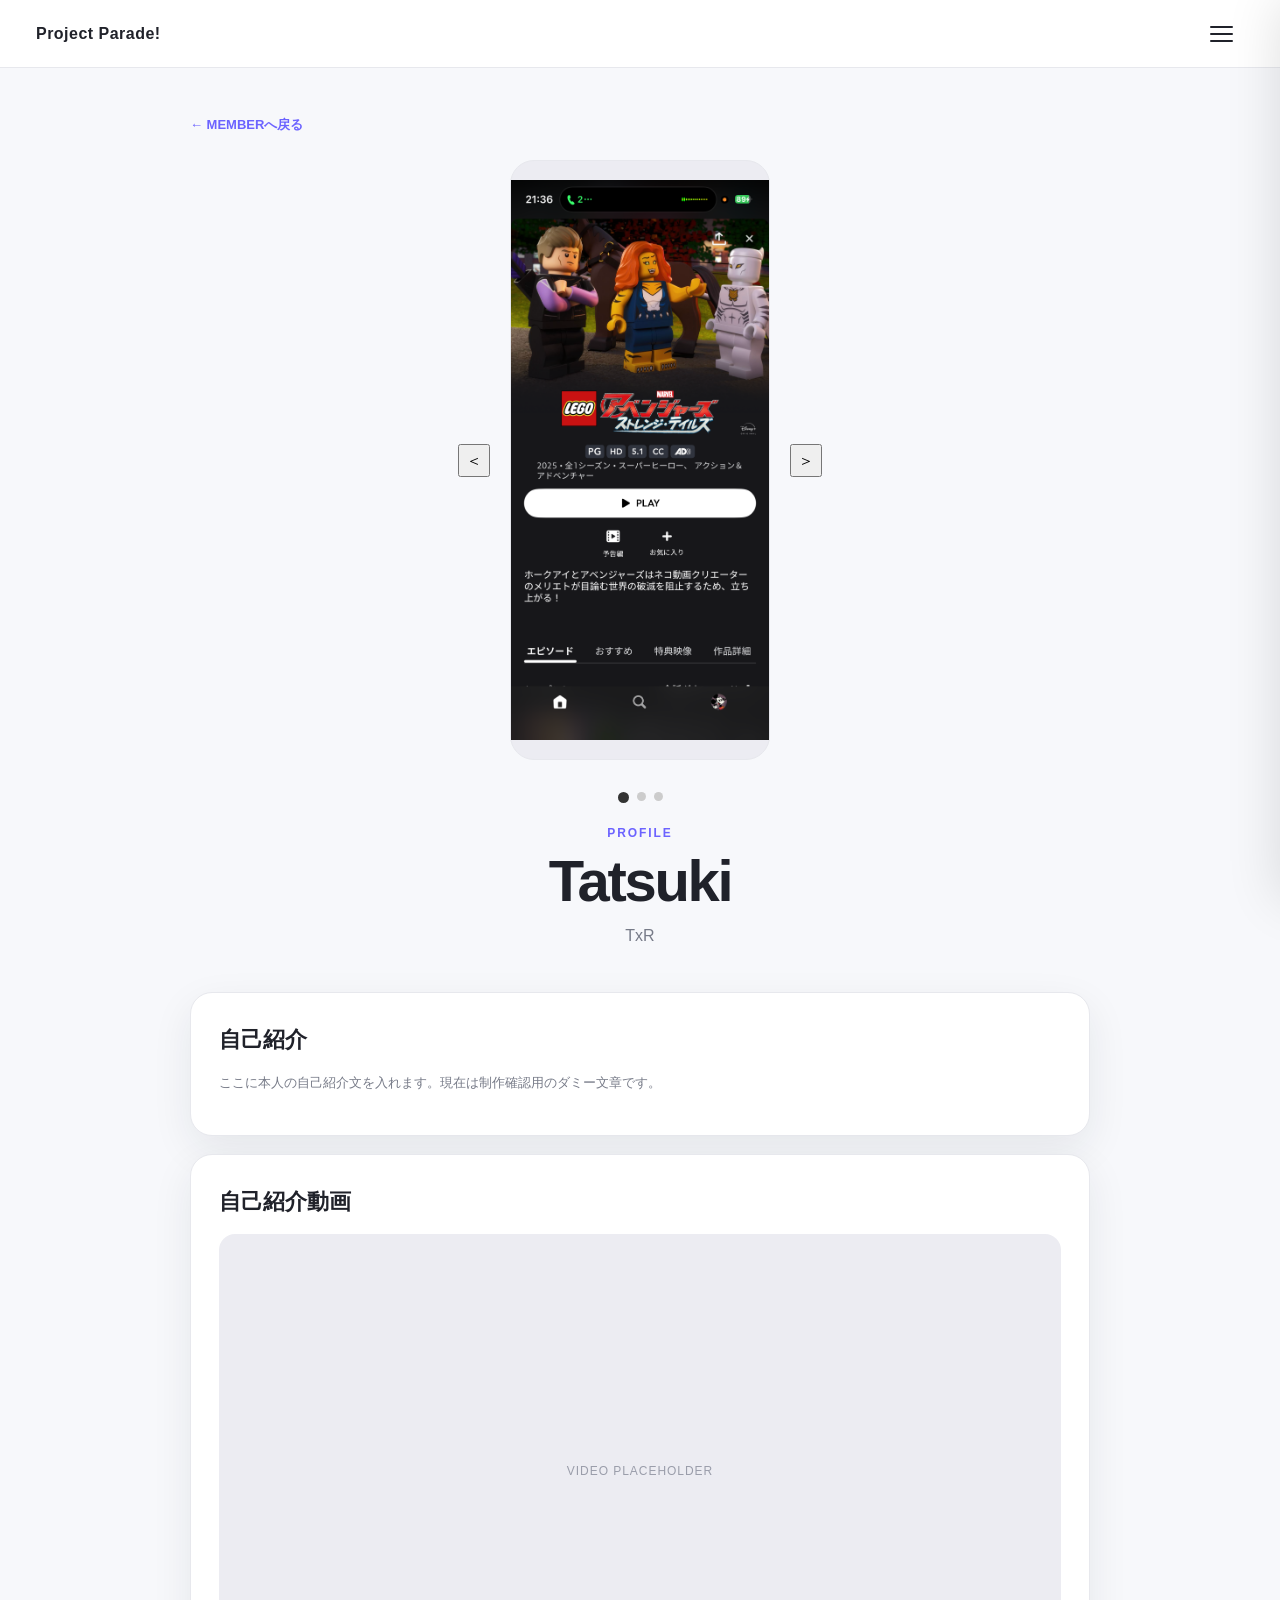
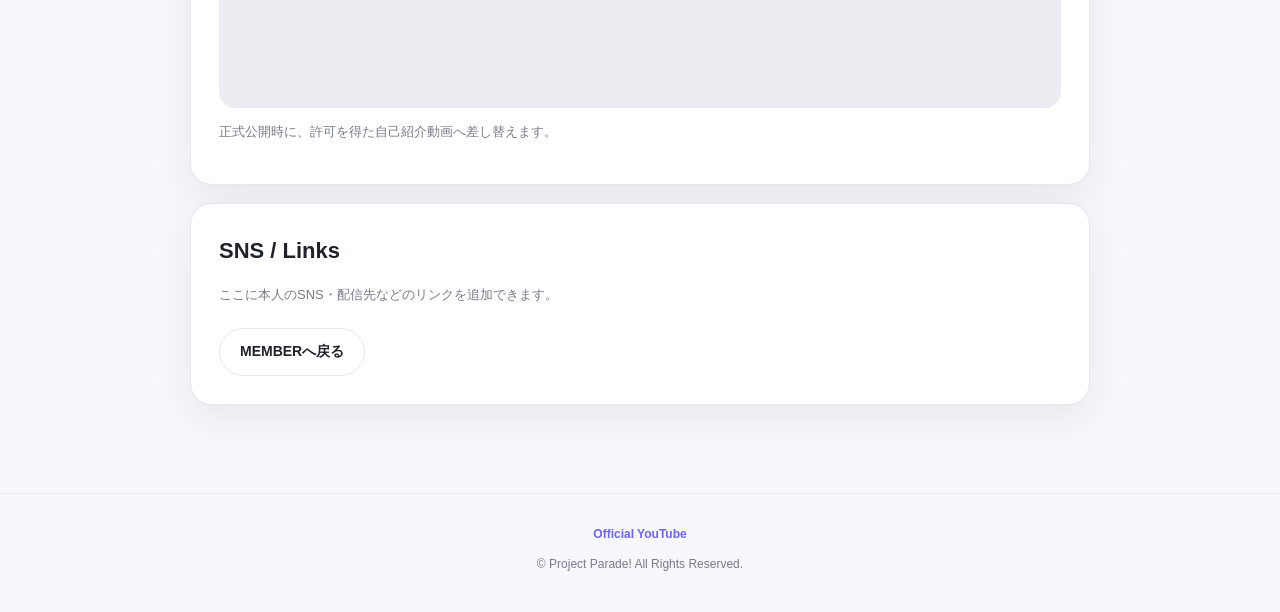
<file: member-tatsuki.html>
<!doctype html>
<html lang="ja">
<head>
  <meta charset="UTF-8">
  <meta name="viewport" content="width=device-width, initial-scale=1.0">
  <meta name="description" content="Project Parade! 公式サイト">
  <title>Tatsuki | Project Parade!</title>
  <link rel="stylesheet" href="css/style.css">
</head>
<body>
<header class="site-header">
  <a class="logo" href="index.html" aria-label="Project Parade! ホーム">Project Parade!</a>
  <button class="menu-button" type="button" aria-label="メニューを開く" aria-expanded="false">
    <span></span><span></span><span></span>
  </button>
</header>
<div class="menu-overlay" aria-hidden="true"></div>
<nav class="drawer" aria-label="メインメニュー">
  <div class="drawer-head"><span>MENU</span><button class="close-button" type="button" aria-label="メニューを閉じる">×</button></div>
  <a href="index.html">HOME</a>
  <a href="member.html">MEMBER</a>
  <a href="news.html">NEWS</a>
  <a href="recruit.html">ライバー募集</a>
  <a href="contact.html">お問い合わせ</a>
</nav>

<main>
  <div class="profile-page">
    <a class="back-link" href="member.html">← MEMBERへ戻る</a>

    <section class="profile-hero">

  <div class="profile-slider">

    <button class="slider-button prev" type="button">＜</button>

    <div class="profile-image">
      <img
  id="profile-image"
  src="assets/tatsuki-1.PNG"
  data-images="assets/tatsuki-1.PNG,assets/tatsuki-2.PNG,assets/tatsuki-3.PNG"
  alt=""
>
    </div>

    <button class="slider-button next" type="button">＞</button>

  </div>

  <div class="slider-dots" id="slider-dots"></div>

  <div class="profile-info">
    <p class="profile-label">PROFILE</p>
    <h1 class="profile-name">Tatsuki</h1>
    <p class="profile-affiliation">TxR</p>
  </div>

</section>

    <section class="profile-block">
      <h2>自己紹介</h2>
      <p class="muted">ここに本人の自己紹介文を入れます。現在は制作確認用のダミー文章です。</p>
    </section>

    <section class="profile-block">
      <h2>自己紹介動画</h2>
      <div class="video-placeholder">VIDEO PLACEHOLDER</div>
      <p class="muted">正式公開時に、許可を得た自己紹介動画へ差し替えます。</p>
    </section>

    <section class="profile-block">
      <h2>SNS / Links</h2>
      <p class="muted">ここに本人のSNS・配信先などのリンクを追加できます。</p>
      <div class="profile-actions">
        <a class="button" href="member.html">MEMBERへ戻る</a>
      </div>
    </section>
  </div>
</main>
<footer class="site-footer">
  <a href="https://youtube.com/@ln-0105?si=2G8eXDJ23L-kuPMu" target="_blank" rel="noopener noreferrer">Official YouTube</a>
  <p>© Project Parade! All Rights Reserved.</p>
</footer>
<script src="js/script.js"></script>
</body>
</html>
</file>
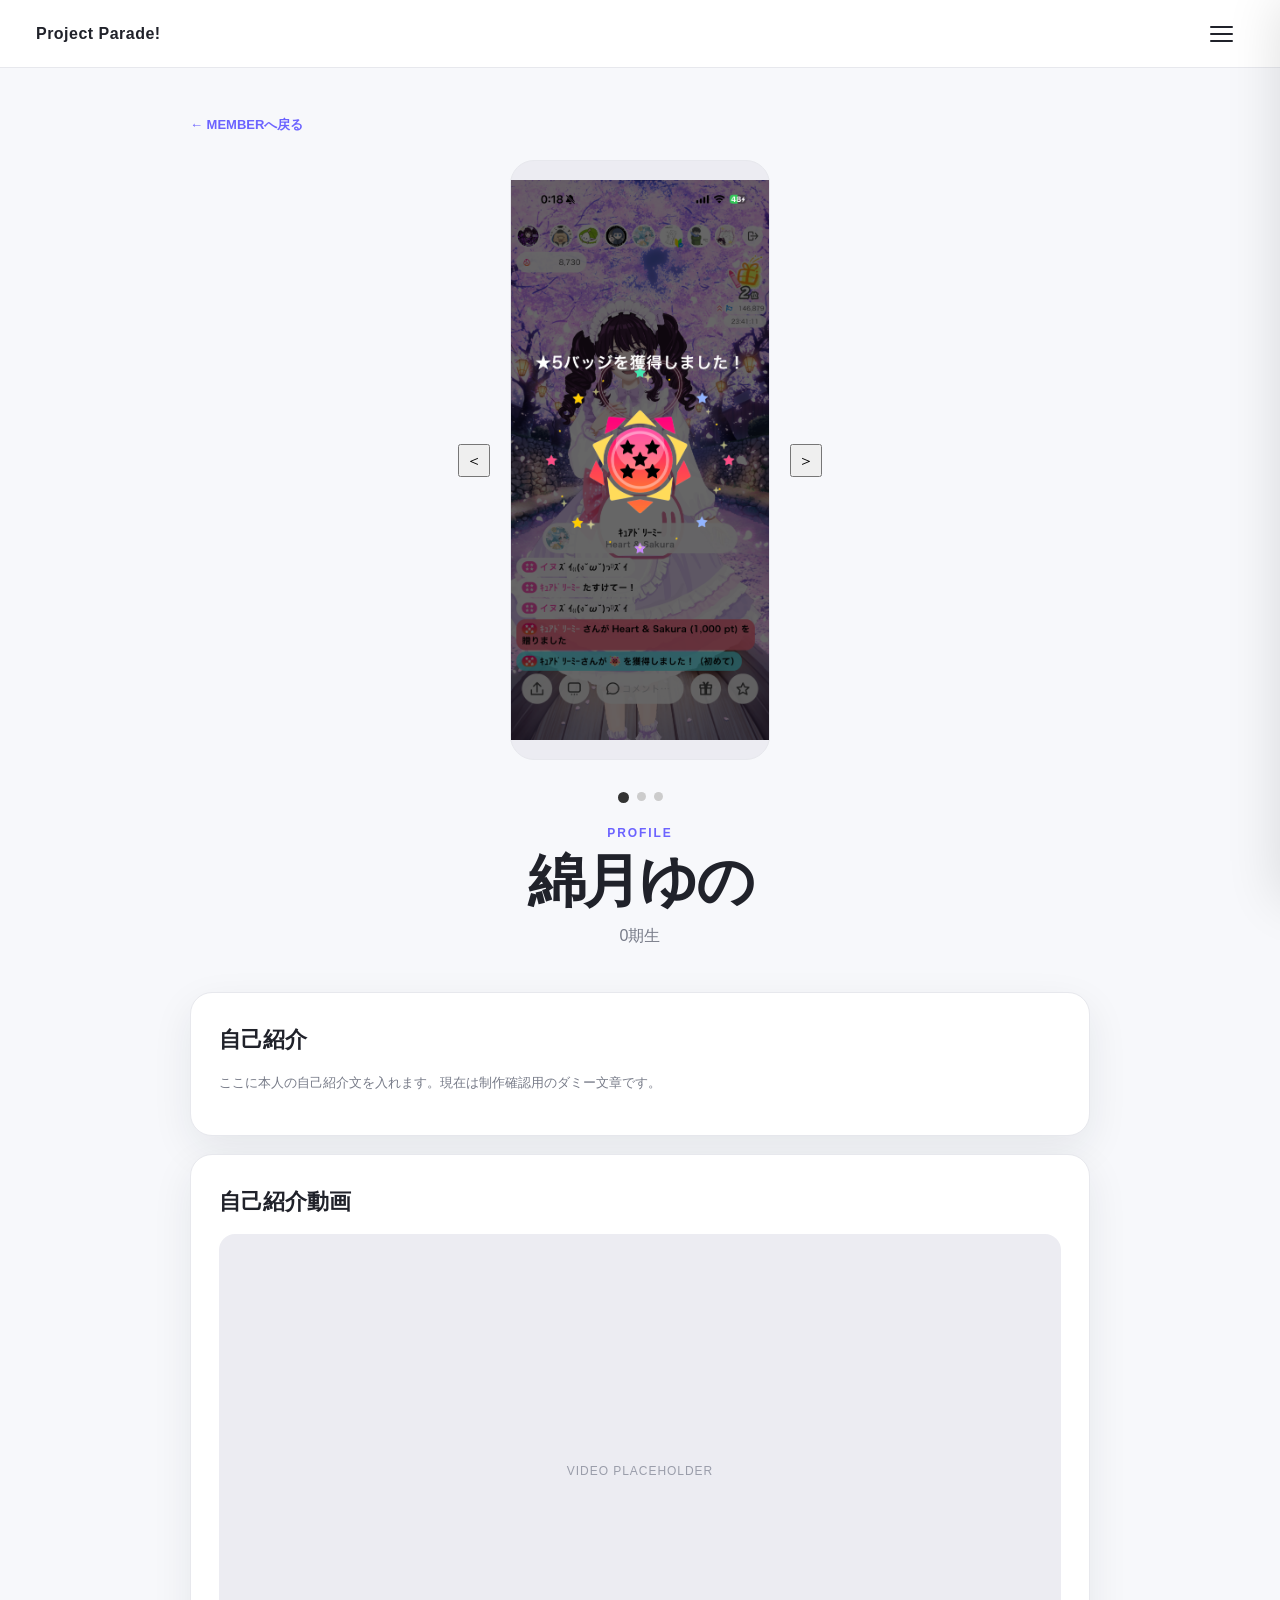
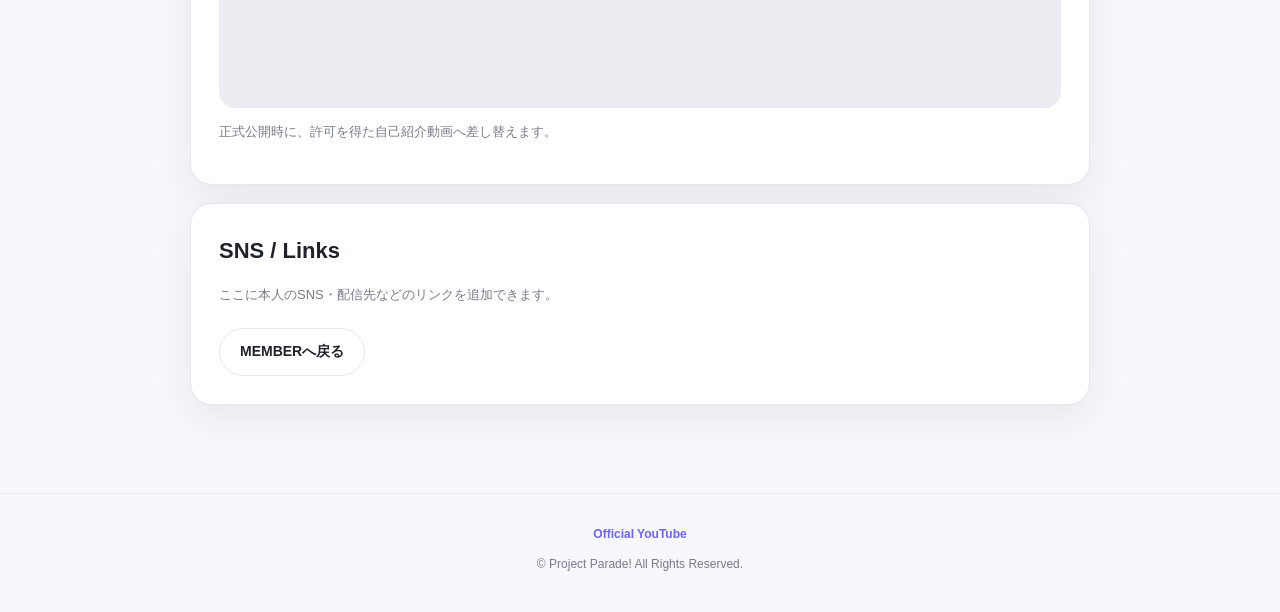
<file: member-yuno.html>
<!doctype html>
<html lang="ja">
<head>
  <meta charset="UTF-8">
  <meta name="viewport" content="width=device-width, initial-scale=1.0">
  <meta name="description" content="Project Parade! 公式サイト">
  <title>綿月ゆの | Project Parade!</title>
  <link rel="stylesheet" href="css/style.css">
</head>
<body>
<header class="site-header">
  <a class="logo" href="index.html" aria-label="Project Parade! ホーム">Project Parade!</a>
  <button class="menu-button" type="button" aria-label="メニューを開く" aria-expanded="false">
    <span></span><span></span><span></span>
  </button>
</header>
<div class="menu-overlay" aria-hidden="true"></div>
<nav class="drawer" aria-label="メインメニュー">
  <div class="drawer-head"><span>MENU</span><button class="close-button" type="button" aria-label="メニューを閉じる">×</button></div>
  <a href="index.html">HOME</a>
  <a href="member.html">MEMBER</a>
  <a href="news.html">NEWS</a>
  <a href="recruit.html">ライバー募集</a>
  <a href="contact.html">お問い合わせ</a>
</nav>

<main>
  <div class="profile-page">
    <a class="back-link" href="member.html">← MEMBERへ戻る</a>

    <section class="profile-hero">

  <div class="profile-slider">

    <button class="slider-button prev" type="button">＜</button>

    <div class="profile-image">
      <img
  id="profile-image"
  src="assets/yuno-1.PNG"
  data-images="assets/yuno-1.PNG,assets/yuno-2.PNG,assets/yuno-3.PNG"
  alt=""
>
    </div>

    <button class="slider-button next" type="button">＞</button>

  </div>

  <div class="slider-dots" id="slider-dots"></div>

  <div class="profile-info">
    <p class="profile-label">PROFILE</p>
    <h1 class="profile-name">綿月ゆの</h1>
    <p class="profile-affiliation">0期生</p>
  </div>

</section>

    <section class="profile-block">
      <h2>自己紹介</h2>
      <p class="muted">ここに本人の自己紹介文を入れます。現在は制作確認用のダミー文章です。</p>
    </section>

    <section class="profile-block">
      <h2>自己紹介動画</h2>
      <div class="video-placeholder">VIDEO PLACEHOLDER</div>
      <p class="muted">正式公開時に、許可を得た自己紹介動画へ差し替えます。</p>
    </section>

    <section class="profile-block">
      <h2>SNS / Links</h2>
      <p class="muted">ここに本人のSNS・配信先などのリンクを追加できます。</p>
      <div class="profile-actions">
        <a class="button" href="member.html">MEMBERへ戻る</a>
      </div>
    </section>
  </div>
</main>
<footer class="site-footer">
  <a href="https://youtube.com/@ln-0105?si=2G8eXDJ23L-kuPMu" target="_blank" rel="noopener noreferrer">Official YouTube</a>
  <p>© Project Parade! All Rights Reserved.</p>
</footer>
<script src="js/script.js"></script>
</body>
</html>
</file>
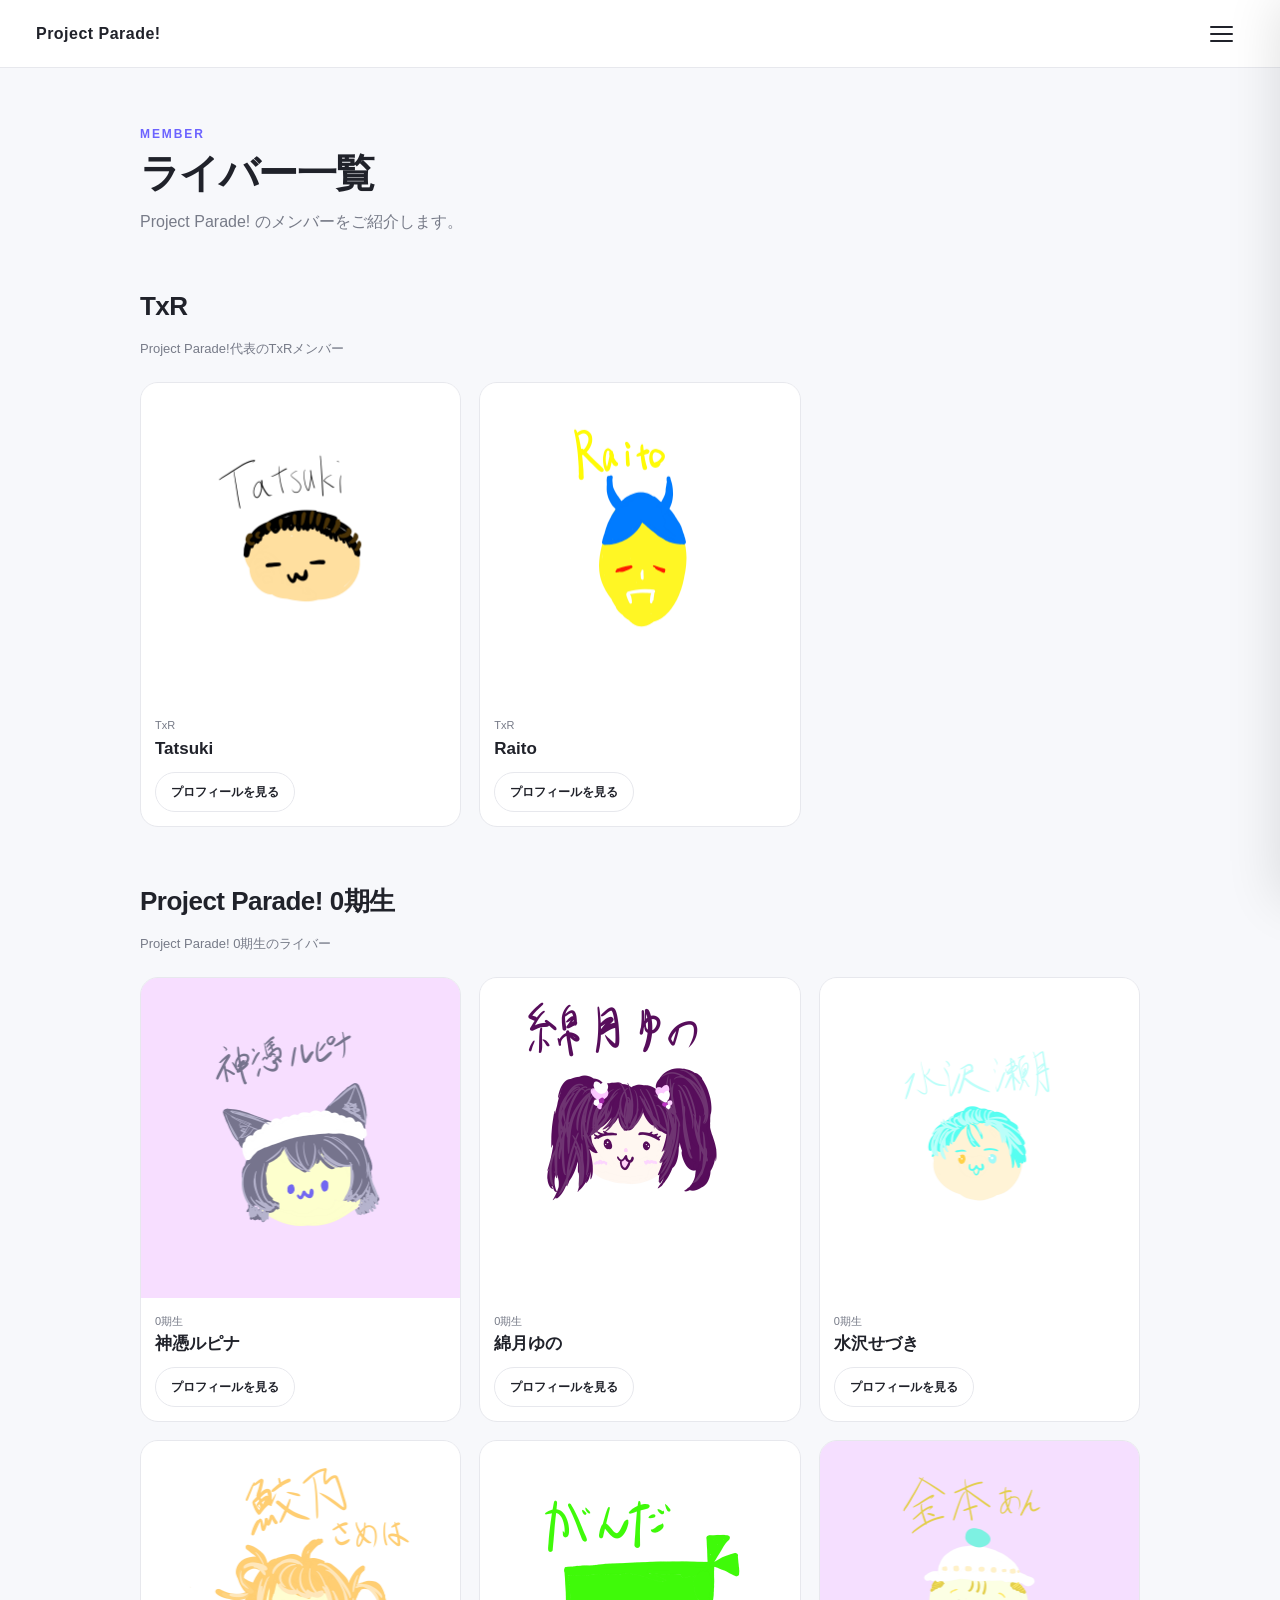
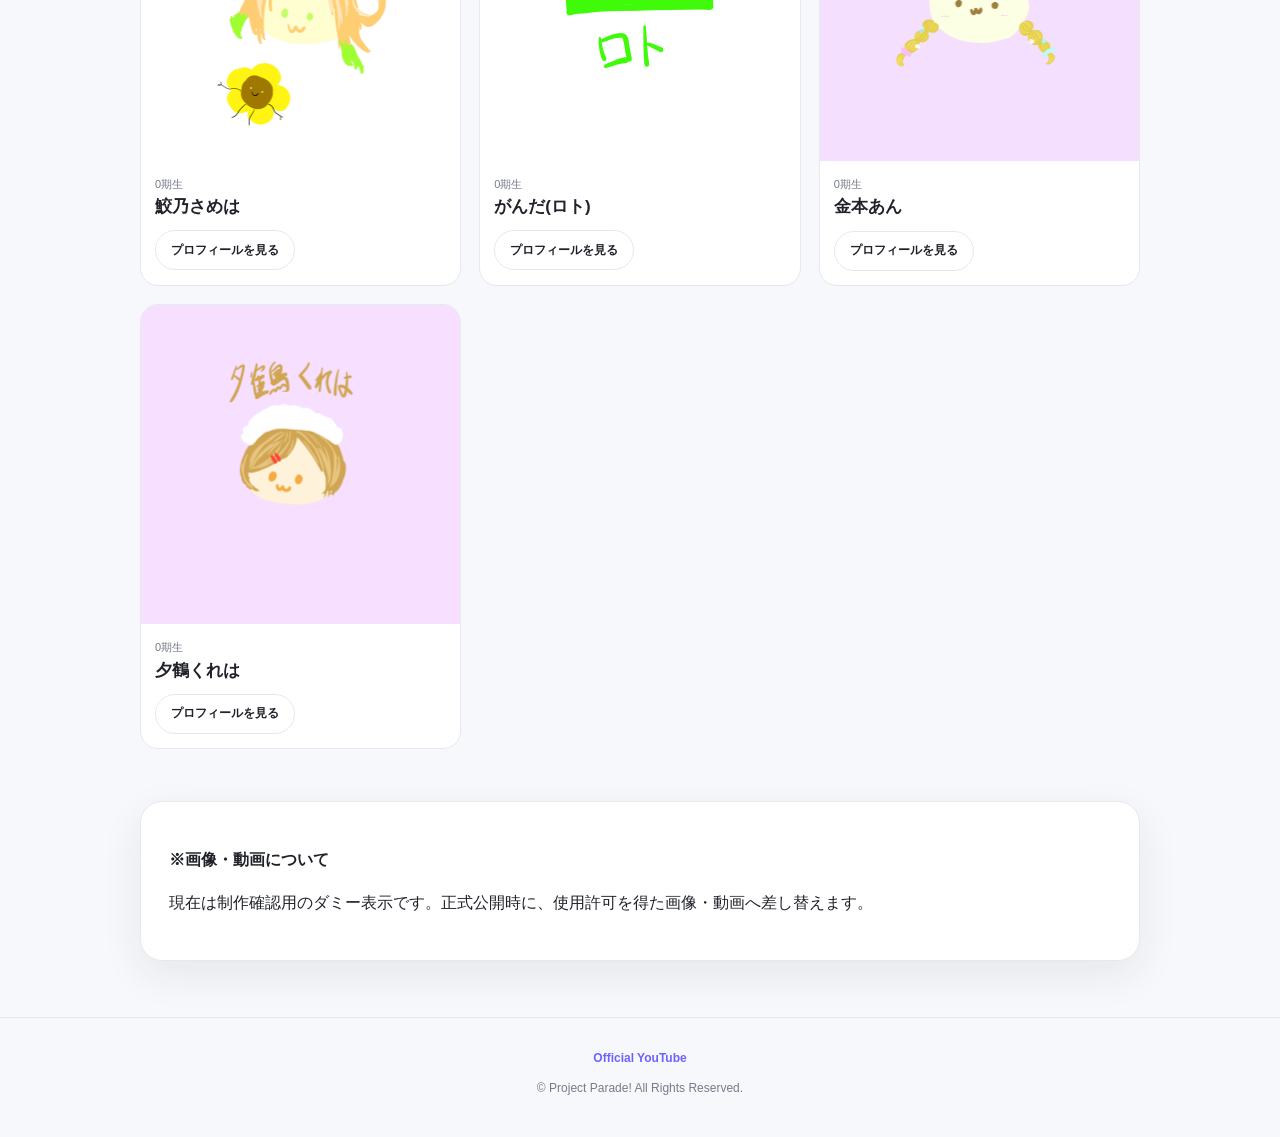
<file: member.html>
<!doctype html>
<html lang="ja">
<head>
  <meta charset="UTF-8">
  <meta name="viewport" content="width=device-width, initial-scale=1.0">
  <meta name="description" content="Project Parade! 公式サイト">
  <title>MEMBER | Project Parade!</title>
  <link rel="stylesheet" href="css/style.css">
</head>
<body>
<header class="site-header">
  <a class="logo" href="index.html" aria-label="Project Parade! ホーム">Project Parade!</a>
  <button class="menu-button" type="button" aria-label="メニューを開く" aria-expanded="false">
    <span></span><span></span><span></span>
  </button>
</header>
<div class="menu-overlay" aria-hidden="true"></div>
<nav class="drawer" aria-label="メインメニュー">
  <div class="drawer-head"><span>MENU</span><button class="close-button" type="button" aria-label="メニューを閉じる">×</button></div>
  <a href="index.html">HOME</a>
  <a href="member.html">MEMBER</a>
  <a href="news.html">NEWS</a>
  <a href="recruit.html">ライバー募集</a>
  <a href="contact.html">お問い合わせ</a>
</nav>

<main>
<section class="page-heading">
  <p class="eyebrow">MEMBER</p>
  <h1>ライバー一覧</h1>
  <p>Project Parade! のメンバーをご紹介します。</p>
</section>

<section class="member-section">
  <h2 class="member-section-title">TxR</h2>
  <p class="member-section-subtitle">Project Parade!代表のTxRメンバー</p>
  <div class="member-grid">
<article class="member-card">
  <img class="member-image" src="assets/tatsuki-icon.PNG" alt="Tatsuki">
  <div class="member-info">
    <p class="member-generation">TxR</p>
    <h2>Tatsuki</h2>
    <a class="button small" href="member-tatsuki.html">プロフィールを見る</a>
  </div>
</article>
<article class="member-card">
  <img class="member-image" src="assets/raito-icon.PNG" alt="Raito">
  <div class="member-info">
    <p class="member-generation">TxR</p>
    <h2>Raito</h2>
    <a class="button small" href="member-raito.html">プロフィールを見る</a>
  </div>
</article>
  </div>
</section>

<section class="member-section">
  <h2 class="member-section-title">Project Parade! 0期生</h2>
  <p class="member-section-subtitle">Project Parade! 0期生のライバー</p>
  <div class="member-grid">
<article class="member-card">
  <img class="member-image" src="assets/lupina-icon.PNG" alt="神憑ルピナ">
  <div class="member-info">
    <p class="member-generation">0期生</p>
    <h2>神憑ルピナ</h2>
    <a class="button small" href="member-lupina.html">プロフィールを見る</a>
  </div>
</article>
<article class="member-card">
  <img class="member-image" src="assets/yuno-icon.PNG" alt="綿月ゆの">
  <div class="member-info">
    <p class="member-generation">0期生</p>
    <h2>綿月ゆの</h2>
    <a class="button small" href="member-yuno.html">プロフィールを見る</a>
  </div>
</article>
<article class="member-card">
  <img class="member-image" src="assets/sezuki-icon.PNG" alt="水沢せづき">
  <div class="member-info">
    <p class="member-generation">0期生</p>
    <h2>水沢せづき</h2>
    <a class="button small" href="member-sezuki.html">プロフィールを見る</a>
  </div>
</article>
<article class="member-card">
  <img class="member-image" src="assets/sameha-icon.PNG" alt="鮫乃さめは">
  <div class="member-info">
    <p class="member-generation">0期生</p>
    <h2>鮫乃さめは</h2>
    <a class="button small" href="member-sameha.html">プロフィールを見る</a>
  </div>
</article>
<article class="member-card">
  <img class="member-image" src="assets/ganda-icon.PNG" alt="がんだ(ロト)">
  <div class="member-info">
    <p class="member-generation">0期生</p>
    <h2>がんだ(ロト)</h2>
    <a class="button small" href="member-ganda.html">プロフィールを見る</a>
  </div>
</article>
<article class="member-card">
  <img class="member-image" src="assets/antya-icon.PNG" alt="金本あん">
  <div class="member-info">
    <p class="member-generation">0期生</p>
    <h2>金本あん</h2>
    <a class="button small" href="member-an.html">プロフィールを見る</a>
  </div>
</article>
<article class="member-card">
  <img class="member-image" src="assets/kureha-icon.PNG" alt="夕鶴くれは">
  <div class="member-info">
    <p class="member-generation">0期生</p>
    <h2>夕鶴くれは</h2>
    <a class="button small" href="member-kureha.html">プロフィールを見る</a>
  </div>
</article>
  </div>
</section>

<section class="section note-box">
  <p><strong>※画像・動画について</strong></p>
  <p>現在は制作確認用のダミー表示です。正式公開時に、使用許可を得た画像・動画へ差し替えます。</p>
</section>
</main>
<footer class="site-footer">
  <a href="https://youtube.com/@ln-0105?si=2G8eXDJ23L-kuPMu" target="_blank" rel="noopener noreferrer">Official YouTube</a>
  <p>© Project Parade! All Rights Reserved.</p>
</footer>
<script src="js/script.js"></script>
</body>
</html>
</file>
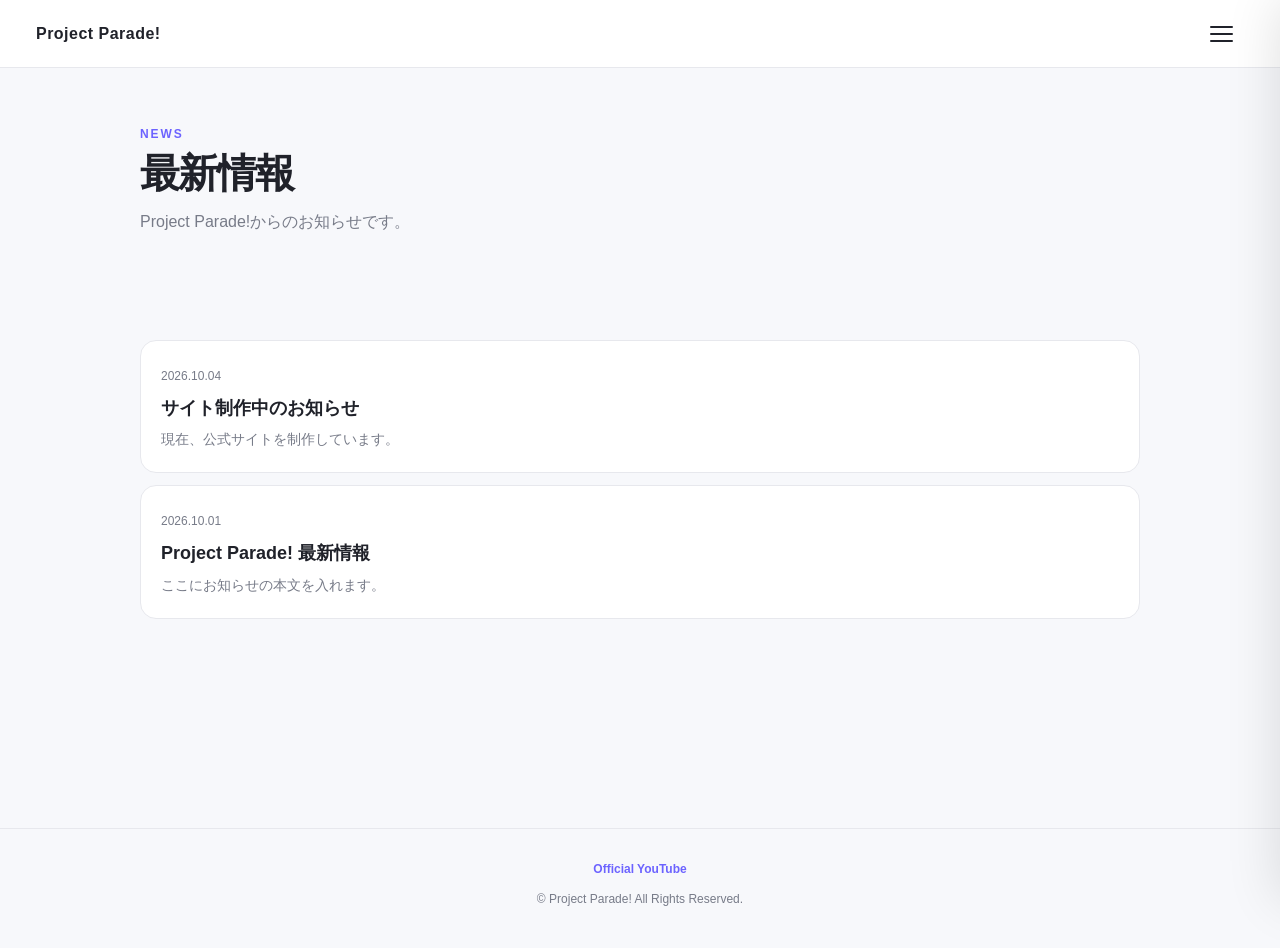
<file: news.html>
<!doctype html>
<html lang="ja">
<head>
  <meta charset="UTF-8">
  <meta name="viewport" content="width=device-width, initial-scale=1.0">
  <meta name="description" content="Project Parade! 公式サイト">
  <title>NEWS | Project Parade!</title>
  <link rel="stylesheet" href="css/style.css">
</head>
<body>
<header class="site-header">
  <a class="logo" href="index.html" aria-label="Project Parade! ホーム">Project Parade!</a>
  <button class="menu-button" type="button" aria-label="メニューを開く" aria-expanded="false">
    <span></span><span></span><span></span>
  </button>
</header>
<div class="menu-overlay" aria-hidden="true"></div>
<nav class="drawer" aria-label="メインメニュー">
  <div class="drawer-head"><span>MENU</span><button class="close-button" type="button" aria-label="メニューを閉じる">×</button></div>
  <a href="index.html">HOME</a>
  <a href="member.html">MEMBER</a>
  <a href="news.html">NEWS</a>
  <a href="recruit.html">ライバー募集</a>
  <a href="contact.html">お問い合わせ</a>
</nav>

<main>
<section class="page-heading"><p class="eyebrow">NEWS</p><h1>最新情報</h1><p>Project Parade!からのお知らせです。</p></section>
<section class="section">
  <article class="news-item"><time>2026.10.04</time><h2>サイト制作中のお知らせ</h2><p>現在、公式サイトを制作しています。</p></article>
  <article class="news-item"><time>2026.10.01</time><h2>Project Parade! 最新情報</h2><p>ここにお知らせの本文を入れます。</p></article>
</section>
</main>
<footer class="site-footer">
  <a href="https://youtube.com/@ln-0105?si=2G8eXDJ23L-kuPMu" target="_blank" rel="noopener noreferrer">Official YouTube</a>
  <p>© Project Parade! All Rights Reserved.</p>
</footer>
<script src="js/script.js"></script>
</body>
</html>
</file>
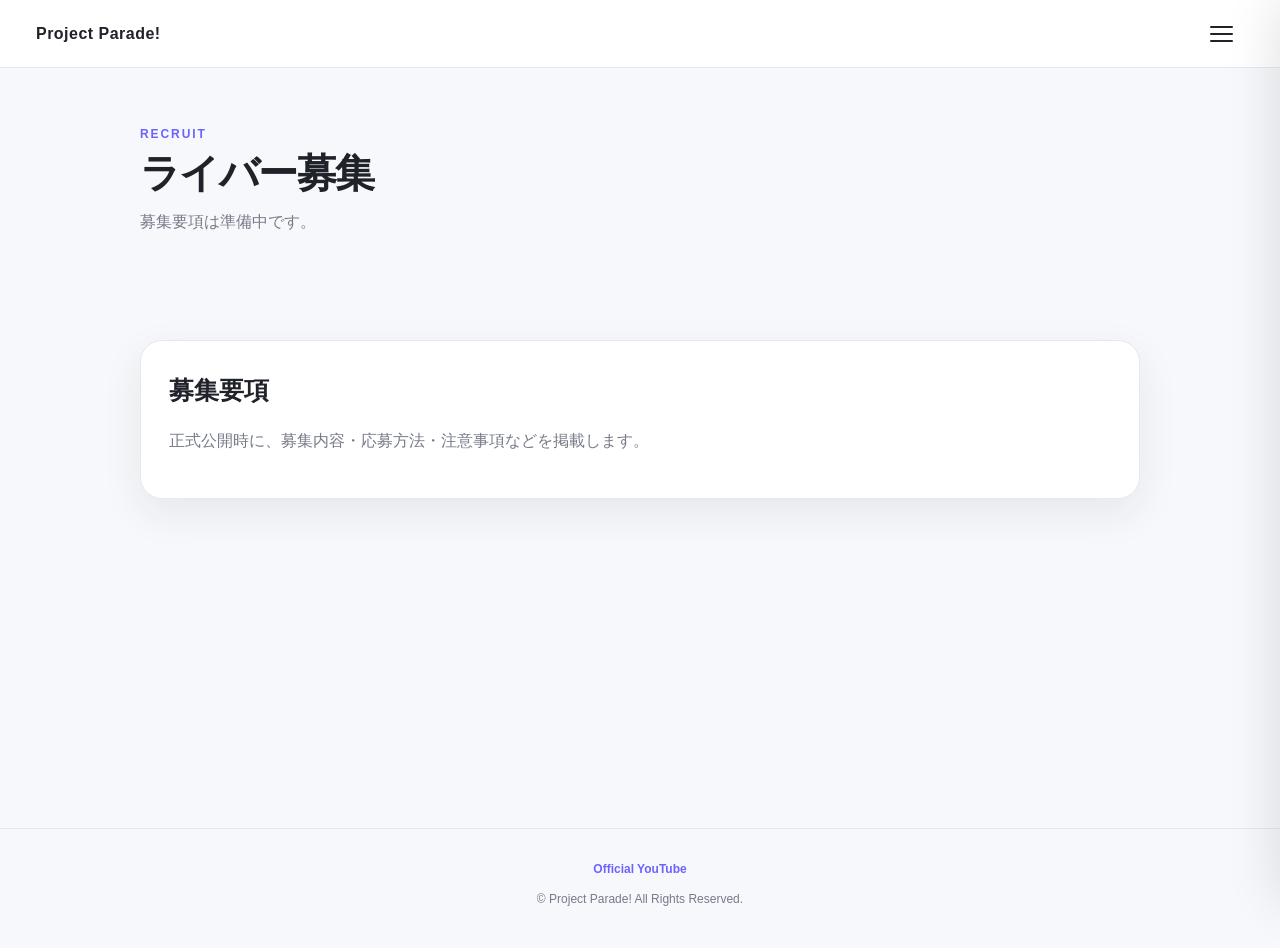
<file: recruit.html>
<!doctype html>
<html lang="ja">
<head>
  <meta charset="UTF-8">
  <meta name="viewport" content="width=device-width, initial-scale=1.0">
  <meta name="description" content="Project Parade! 公式サイト">
  <title>ライバー募集 | Project Parade!</title>
  <link rel="stylesheet" href="css/style.css">
</head>
<body>
<header class="site-header">
  <a class="logo" href="index.html" aria-label="Project Parade! ホーム">Project Parade!</a>
  <button class="menu-button" type="button" aria-label="メニューを開く" aria-expanded="false">
    <span></span><span></span><span></span>
  </button>
</header>
<div class="menu-overlay" aria-hidden="true"></div>
<nav class="drawer" aria-label="メインメニュー">
  <div class="drawer-head"><span>MENU</span><button class="close-button" type="button" aria-label="メニューを閉じる">×</button></div>
  <a href="index.html">HOME</a>
  <a href="member.html">MEMBER</a>
  <a href="news.html">NEWS</a>
  <a href="recruit.html">ライバー募集</a>
  <a href="contact.html">お問い合わせ</a>
</nav>

<main>
<section class="page-heading"><p class="eyebrow">RECRUIT</p><h1>ライバー募集</h1><p>募集要項は準備中です。</p></section>
<section class="section"><div class="content-card"><h2>募集要項</h2><p>正式公開時に、募集内容・応募方法・注意事項などを掲載します。</p></div></section>
</main>
<footer class="site-footer">
  <a href="https://youtube.com/@ln-0105?si=2G8eXDJ23L-kuPMu" target="_blank" rel="noopener noreferrer">Official YouTube</a>
  <p>© Project Parade! All Rights Reserved.</p>
</footer>
<script src="js/script.js"></script>
</body>
</html>
</file>
<file: css/style.css>
:root {
  --bg: #f7f8fb;
  --surface: #ffffff;
  --text: #20222a;
  --muted: #777b88;
  --line: #e7e8ed;
  --accent: #6c63ff;
  --accent-dark: #5048df;
  --shadow: 0 14px 40px rgba(30, 32, 45, .08);
}
* { box-sizing: border-box; }
html { scroll-behavior: smooth; }
body {
  margin: 0;
  font-family: -apple-system, BlinkMacSystemFont, "Hiragino Sans", "Yu Gothic", sans-serif;
  color: var(--text);
  background: var(--bg);
  line-height: 1.7;
}
a { color: inherit; text-decoration: none; }
button { font: inherit; }
.site-header {
  height: 68px; padding: 0 18px; display: flex; align-items: center;
  justify-content: space-between; background: rgba(255,255,255,.92);
  backdrop-filter: blur(12px); border-bottom: 1px solid var(--line);
  position: sticky; top: 0; z-index: 20;
}
.logo { font-weight: 800; letter-spacing: .03em; }
.menu-button {
  width: 46px; height: 46px; border: 0; background: transparent;
  display: grid; place-content: center; gap: 5px; cursor: pointer;
}
.menu-button span { display:block; width: 23px; height: 2px; background: var(--text); border-radius: 2px; }
main { min-height: calc(100vh - 140px); }
.hero { padding: 82px 22px 74px; background: linear-gradient(145deg, #fff, #f0efff); }
.eyebrow {
  margin: 0 0 8px; color: var(--accent); font-size: 12px;
  font-weight: 800; letter-spacing: .16em;
}
.hero h1, .page-heading h1 {
  margin: 0; font-size: clamp(36px, 10vw, 64px);
  line-height: 1.05; letter-spacing: -.04em;
}
.hero-copy { margin: 18px 0 0; color: var(--muted); }
.section, .page-heading { width: min(100% - 36px, 1000px); margin: 0 auto; }
.section { padding: 56px 0; }
.page-heading { padding: 56px 0 32px; }
.page-heading h1 { font-size: 40px; }
.page-heading > p:last-child { color: var(--muted); margin-top: 14px; }
.section-title {
  display: flex; align-items: end; justify-content: space-between; gap: 20px; margin-bottom: 20px;
}
.section-title h2, .content-card h2 { margin: 0; font-size: 25px; }
.text-link { color: var(--accent); font-size: 13px; font-weight: 700; white-space: nowrap; }
.news-item {
  background: var(--surface); border: 1px solid var(--line); padding: 20px;
  margin-bottom: 12px; border-radius: 16px;
}
.news-item time { font-size: 12px; color: var(--muted); }
.news-item h2, .news-item h3 { margin: 5px 0 5px; font-size: 18px; }
.news-item p { margin: 0; color: var(--muted); font-size: 14px; }
.contact-card, .content-card, .note-box {
  background: var(--surface); border: 1px solid var(--line); border-radius: 22px;
  padding: 28px; margin-bottom: 56px; box-shadow: var(--shadow);
}
.contact-card h2 { margin: 0; font-size: 28px; }
.contact-card > p:not(.eyebrow), .content-card p { color: var(--muted); }
.button {
  display: inline-flex; align-items: center; justify-content: center;
  min-height: 48px; padding: 0 20px; border-radius: 999px;
  font-weight: 800; font-size: 14px; border: 1px solid var(--line);
  background: white; transition: transform .15s ease, background .15s ease;
}
.button:hover { transform: translateY(-2px); }
.button.primary { color: white; background: var(--accent); border-color: var(--accent); }
.button.primary:hover { background: var(--accent-dark); }
.button.small { min-height: 40px; padding: 0 15px; font-size: 12px; }
.member-section {
  width: min(100% - 36px, 1000px); margin: 0 auto 52px;
}
.member-section-title {
  margin: 0 0 18px; font-size: 26px; letter-spacing: -.02em;
}
.member-section-subtitle {
  margin: -8px 0 22px; color: var(--muted); font-size: 13px;
}
.member-grid {
  display: grid; grid-template-columns: repeat(2, minmax(0, 1fr)); gap: 12px;
}
.member-card {
  overflow: hidden; background: var(--surface); border: 1px solid var(--line);
  border-radius: 18px; transition: transform .15s ease, box-shadow .15s ease;
}
.member-card:hover { transform: translateY(-3px); box-shadow: var(--shadow); }
.member-image {
  width: 100%;
  aspect-ratio: 1 / 1;
  object-fit: contain;
  display: block;
  background: #ececf2;
}

.member-image img {
  width: 100%;
  height: 100%;
  object-fit: contain;
  display: block;
}
.member-info { padding: 14px; }
.member-generation { margin: 0; font-size: 11px; color: var(--muted); }
.member-info h2 { margin: 3px 0 12px; font-size: 17px; line-height: 1.3; }
.drawer {
  position: fixed; top: 0; right: 0; width: min(82vw, 360px); height: 100vh;
  padding: 24px; background: var(--surface); z-index: 50;
  transform: translateX(105%); transition: transform .25s ease;
  box-shadow: -20px 0 50px rgba(0,0,0,.12);
}
.drawer.open { transform: translateX(0); }
.drawer-head { display:flex; justify-content:space-between; align-items:center; margin-bottom:30px; font-weight:800; }
.close-button { border:0; background:transparent; font-size:32px; line-height:1; cursor:pointer; }
.drawer a { display:block; padding:16px 4px; border-bottom:1px solid var(--line); font-weight:750; }
.drawer a:hover { color:var(--accent); }
.menu-overlay {
  position: fixed; inset: 0; background: rgba(0,0,0,.35); z-index: 40;
  opacity: 0; pointer-events:none; transition: opacity .25s ease;
}
.menu-overlay.open { opacity: 1; pointer-events:auto; }
.site-footer {
  padding: 30px 18px 38px; text-align:center; color:var(--muted);
  font-size:12px; border-top:1px solid var(--line);
}
.site-footer a { color:var(--accent); font-weight:700; }
.site-footer p { margin:10px 0 0; }
.content-card ul { padding-left:20px; }
.placeholder-contact {
  margin:20px 0; padding:28px 16px; text-align:center;
  border:1px dashed #cfd1da; border-radius:14px; color:#9a9daa;
  letter-spacing:.08em; font-size:12px;
}
.muted { color:var(--muted); font-size:13px; }

/* Profile pages */
.profile-page { width:min(100% - 36px, 900px); margin:0 auto; padding:42px 0 70px; }
.profile-hero {
  display: flex;
  flex-direction: column;
  align-items: center;
  text-align: center;
  gap: 20px;
  margin-bottom: 42px;
}
.profile-slider {
  display: flex;
  align-items: center;
  justify-content: center;
  gap: 20px;
}
.profile-image {
  width: 260px;
  height: 600px;
  display: grid;
  place-items: center;
  background: #ececf2;
  color: #9a9daa;
  border-radius: 24px;
  letter-spacing: .12em;
  border: 1px solid var(--line);
}
.profile-image img {
  width: 100%;
  height: 100%;
  object-fit: contain;
  display:block;
}
.profile-label { color:var(--accent); font-size:12px; font-weight:800; letter-spacing:.16em; margin:0 0 8px; }
.profile-name { margin:0; font-size:clamp(36px,8vw,58px); line-height:1.05; letter-spacing:-.04em; }
.profile-affiliation { color:var(--muted); margin:10px 0 0; }
.profile-block {
  background:var(--surface); border:1px solid var(--line); border-radius:22px;
  padding:28px; margin-bottom:18px; box-shadow:var(--shadow);
}
.profile-block h2 { margin:0 0 14px; font-size:22px; }
.video-placeholder {
  aspect-ratio:16/9; display:grid; place-items:center; border-radius:16px;
  background:#ececf2; color:#9a9daa; font-size:12px; letter-spacing:.08em;
}
.profile-actions { display:flex; flex-wrap:wrap; gap:10px; margin-top:22px; }
.back-link { display:inline-flex; margin-bottom:24px; color:var(--accent); font-weight:800; font-size:13px; }

@media (min-width:700px) {
  .site-header { padding:0 36px; }
  .hero { padding:110px max(36px, calc((100vw - 1000px)/2)) 100px; }
  .member-grid { grid-template-columns:repeat(3, minmax(0, 1fr)); gap:18px; }
}
@media (max-width:699px) {
  .profile-hero { grid-template-columns:1fr; gap:22px; }
  .profile-image { max-width:360px; width:100%; margin:0 auto; }
}

.slider-dots {
  display: flex;
  justify-content: center;
  gap: 8px;
  margin-top: 12px;
}

.slider-dot {
  width: 9px;
  height: 9px;
  border-radius: 50%;
  background: #ccc;
  transition: 0.2s;
  border: none;
  padding: 0;
}

.slider-dot.active {
  width: 11px;
  height: 11px;
  background: #333;
}
</file>
